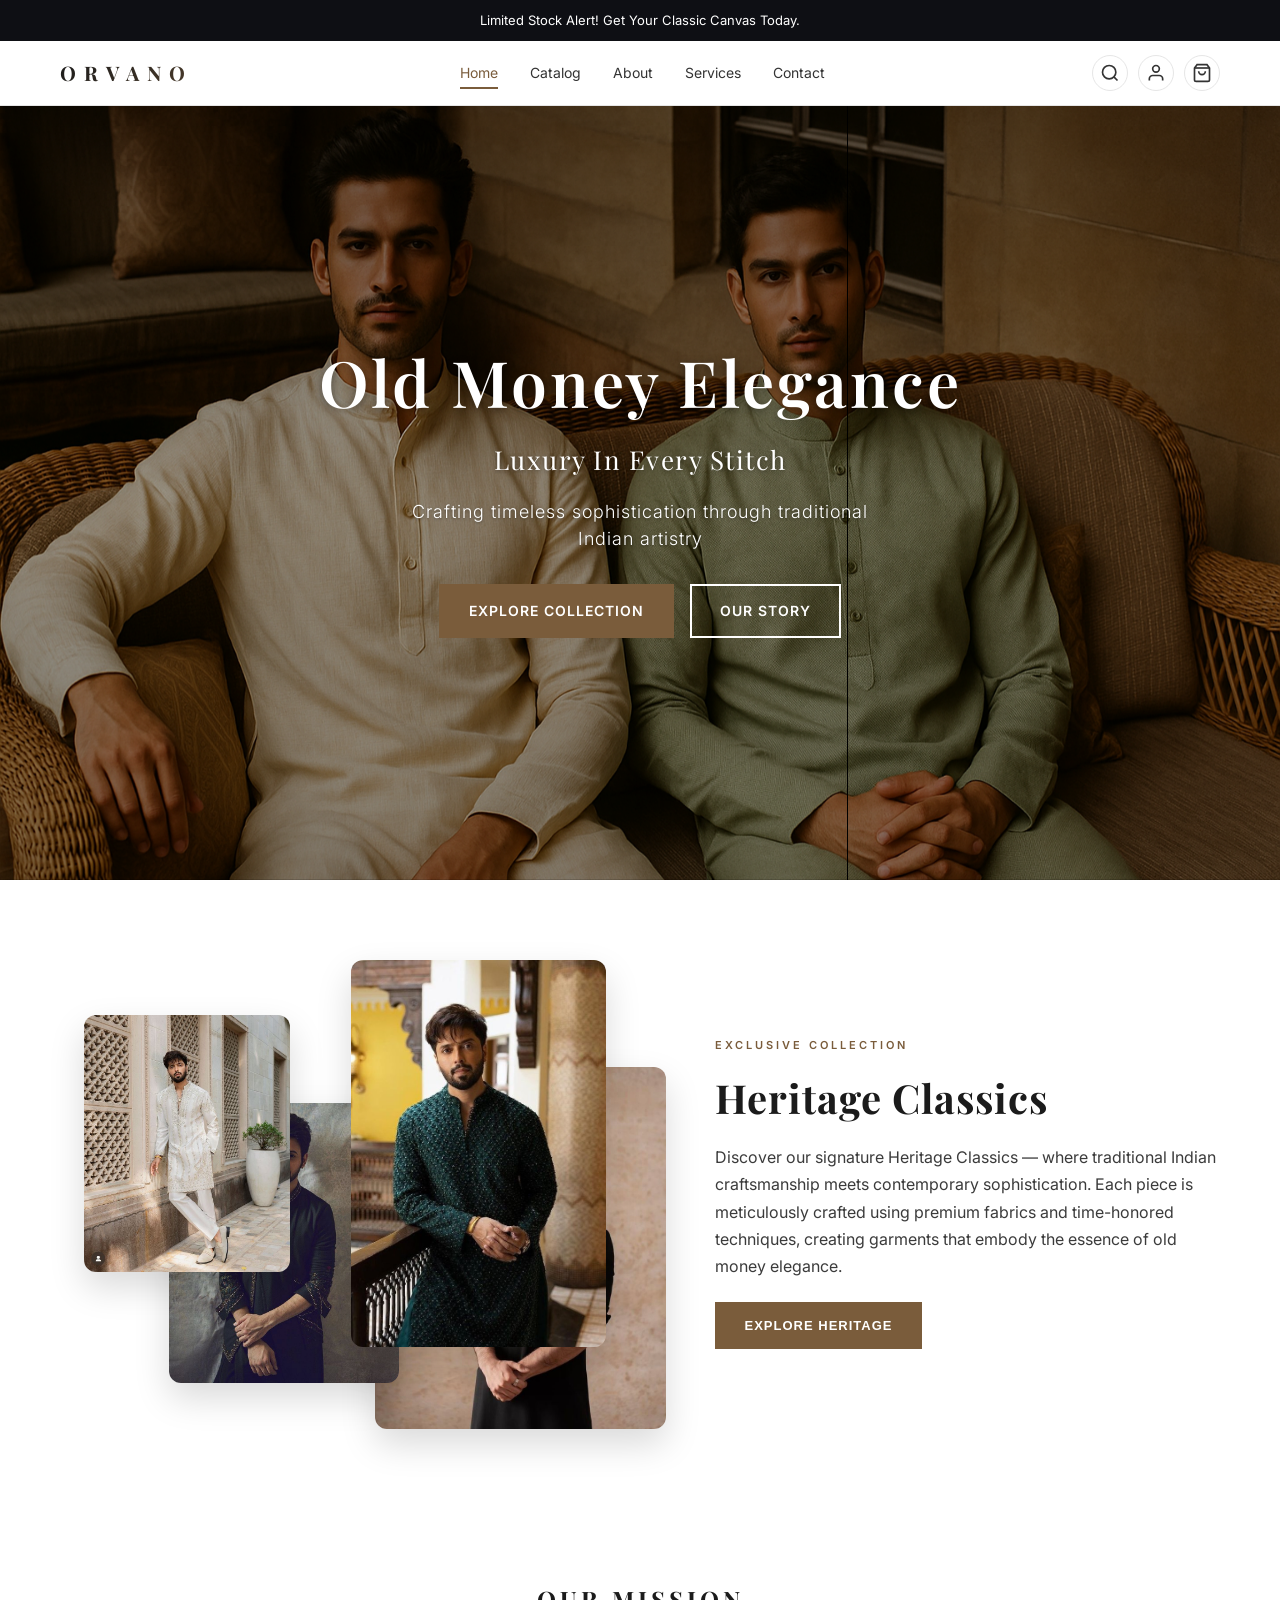
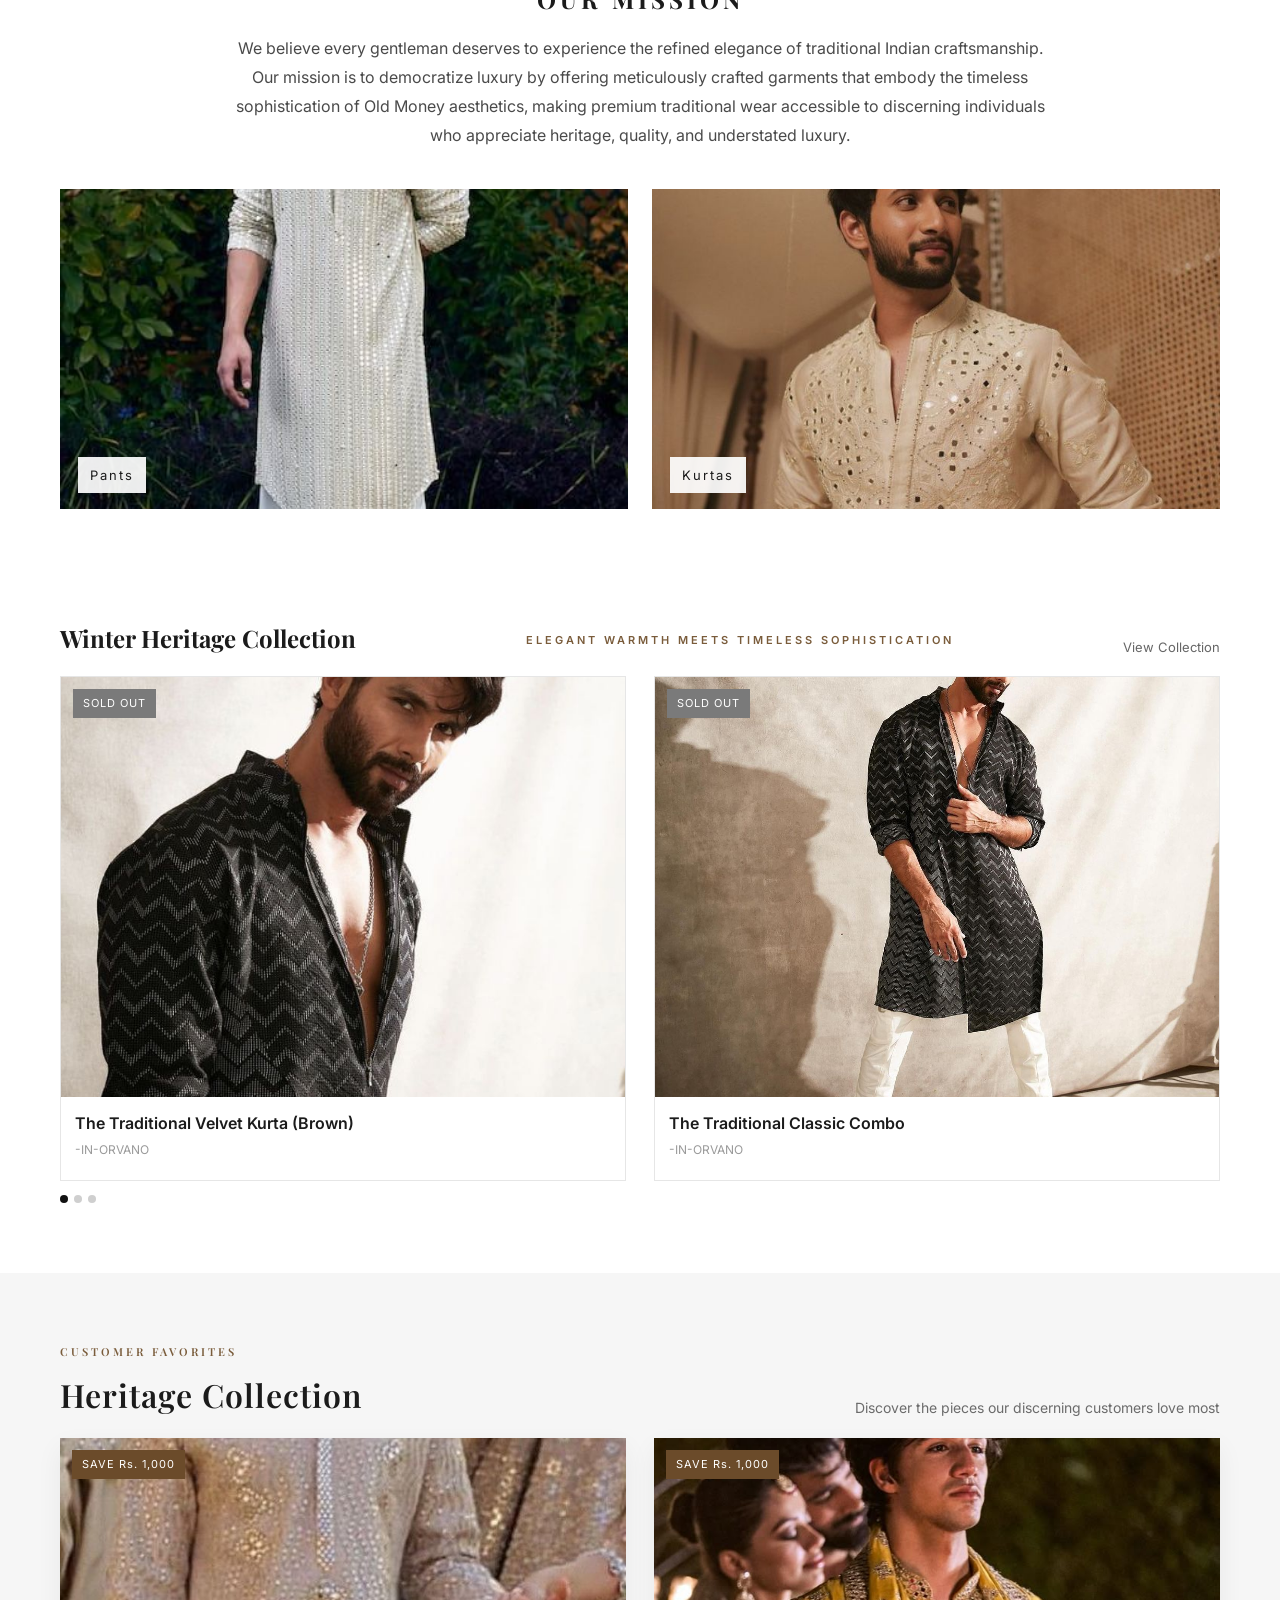
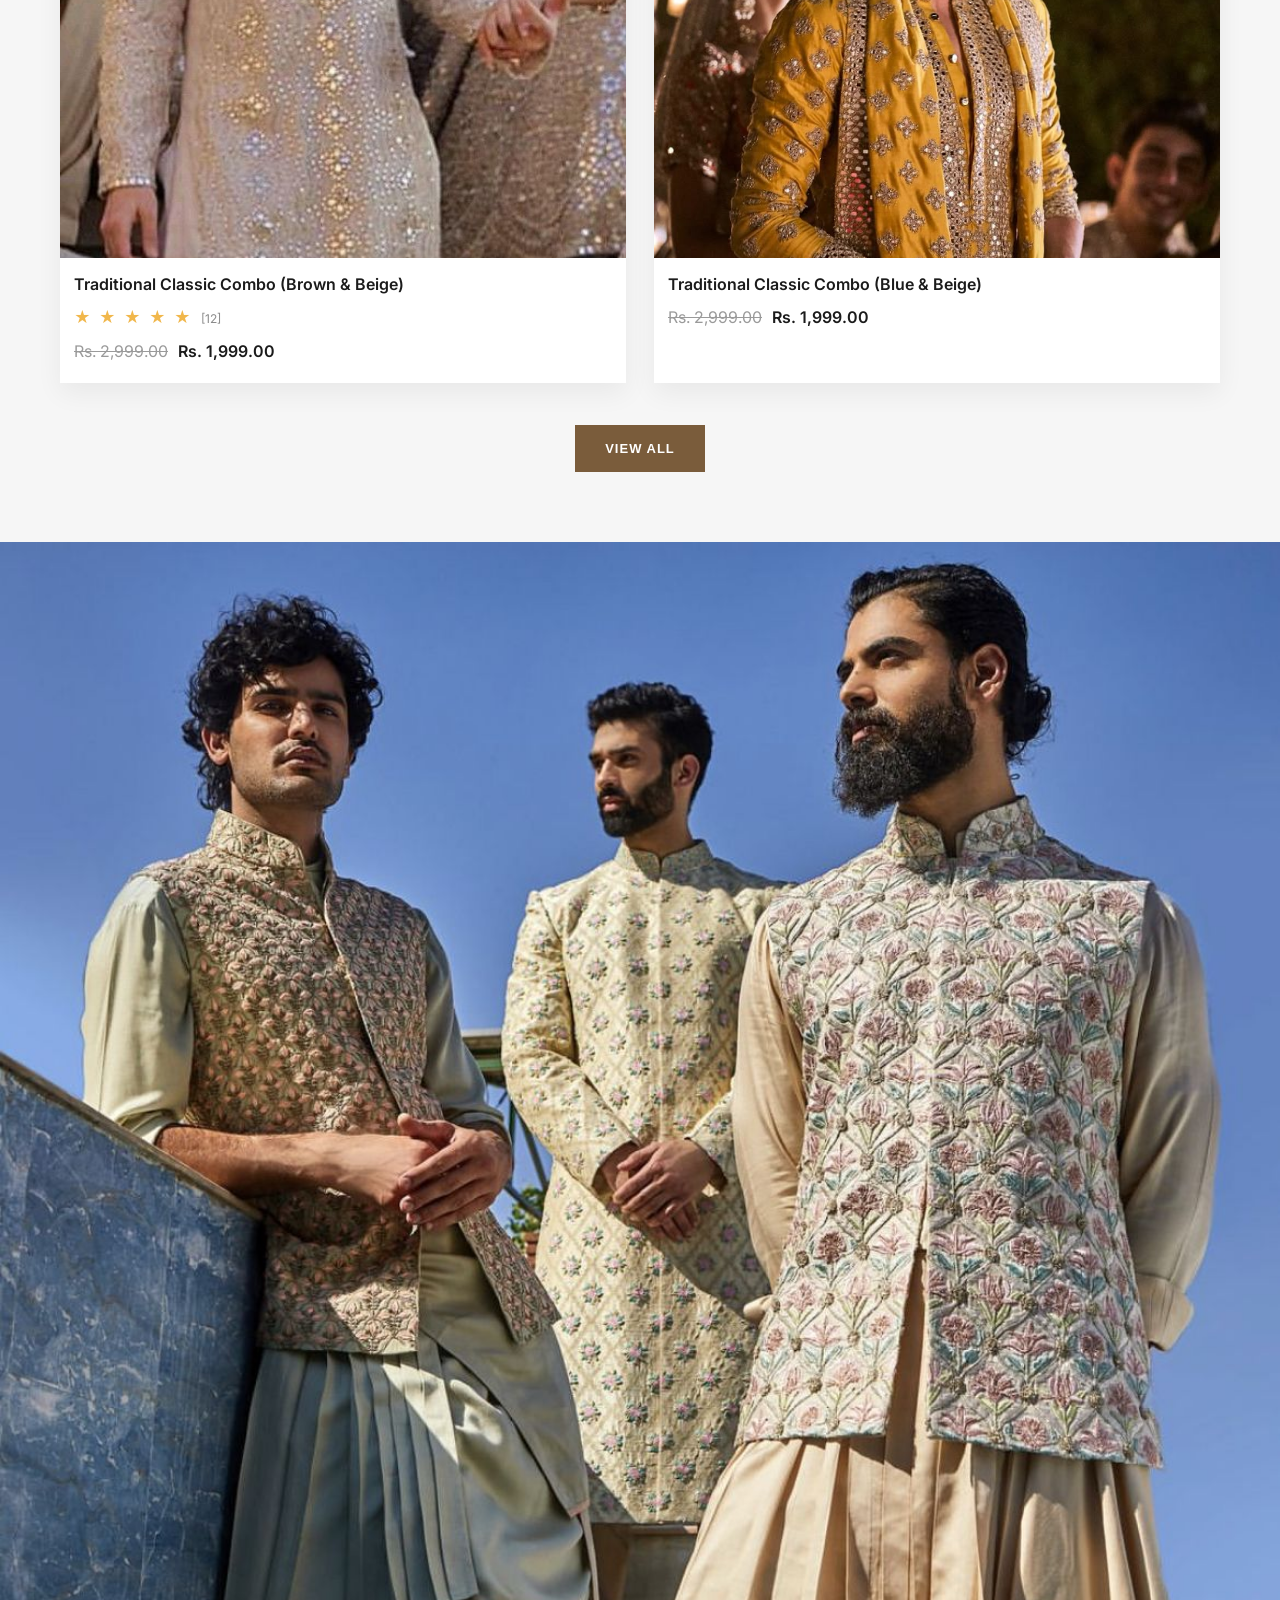
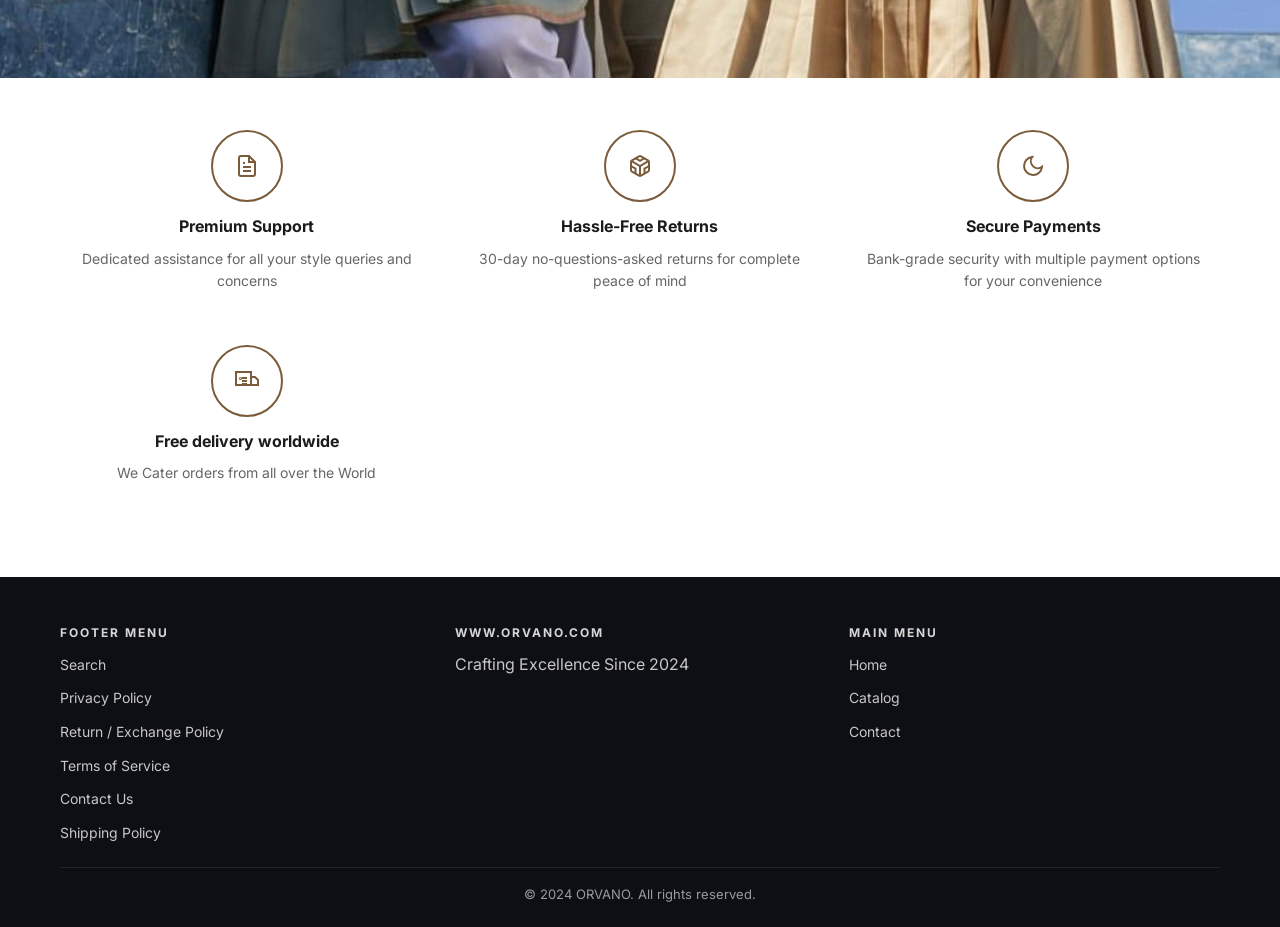
<file: index.html>
<!DOCTYPE html>
<html lang="en">
<head>
    <meta charset="UTF-8">
    <meta name="viewport" content="width=device-width, initial-scale=1.0">
    <title>ORVANO - Traditional Men's Wear Brand</title>
    <link rel="icon" type="image/x-icon" href="favicon.ico">
    <meta name="description" content="Discover ORVANO's collection of traditional men's wear - kurtas, classic outfits, and old-money style clothing. Luxury in every stitch.">
    <link rel="stylesheet" href="assets/css/style.css">
    <link rel="preconnect" href="https://fonts.googleapis.com">
    <link rel="preconnect" href="https://fonts.gstatic.com" crossorigin>
    <link href="https://fonts.googleapis.com/css2?family=Playfair+Display:wght@400;500;600;700&family=Inter:wght@300;400;500;600&display=swap" rel="stylesheet">
</head>
<body>
    <!-- Top Notification Bar -->
    <div class="notification-bar">
        <p>Limited Stock Alert! Get Your Classic Canvas Today.</p>
    </div>

    <!-- Header -->
    <header class="header">
        <nav class="nav">
            <div class="nav-container">
                <div class="logo">
                    <span class="logo-text">ORVANO</span>
                </div>
                <ul class="nav-menu">
                    <li><a href="index.html" class="nav-link" data-page="home">Home</a></li>
                    <li><a href="catalog.html" class="nav-link" data-page="catalog">Catalog</a></li>
                    <li><a href="about.html" class="nav-link" data-page="about">About</a></li>
                    <li><a href="services.html" class="nav-link" data-page="services">Services</a></li>
                    <li><a href="contact.html" class="nav-link" data-page="contact">Contact</a></li>
                </ul>
                <div class="nav-icons">
                    <button class="icon-btn search-btn" aria-label="Search">
                        <svg width="20" height="20" viewBox="0 0 24 24" fill="none" stroke="currentColor" stroke-width="2">
                            <circle cx="11" cy="11" r="8"></circle>
                            <path d="m21 21-4.35-4.35"></path>
                        </svg>
                    </button>
                    <button class="icon-btn user-btn" aria-label="User Account">
                        <svg width="20" height="20" viewBox="0 0 24 24" fill="none" stroke="currentColor" stroke-width="2">
                            <path d="M20 21v-2a4 4 0 0 0-4-4H8a4 4 0 0 0-4 4v2"></path>
                            <circle cx="12" cy="7" r="4"></circle>
                        </svg>
                    </button>
                    <button class="icon-btn cart-btn" aria-label="Shopping Cart">
                        <svg width="20" height="20" viewBox="0 0 24 24" fill="none" stroke="currentColor" stroke-width="2">
                            <path d="M6 2L3 6v14a2 2 0 0 0 2 2h14a2 2 0 0 0 2-2V6l-3-4z"></path>
                            <line x1="3" y1="6" x2="21" y2="6"></line>
                            <path d="M16 10a4 4 0 0 1-8 0"></path>
                        </svg>
                    </button>
                </div>
                <button class="mobile-menu-btn" aria-label="Toggle Menu">
                    <span></span>
                    <span></span>
                    <span></span>
                </button>
            </div>
        </nav>
    </header>

    <!-- Main Content -->
    <main>
        <!-- Hero Section -->
        <section class="hero">
            <div class="hero-image">
                <img src="assets/images/hero-bg.png" alt="Traditional men's wear elegance" class="hero-bg">
                <div class="hero-overlay"></div>
            </div>
            <div class="hero-content">
                <h1 class="hero-title">Old Money Elegance</h1>
                <p class="hero-subtitle">Luxury In Every Stitch</p>
                <p class="hero-tagline">Crafting timeless sophistication through traditional Indian artistry</p>
                <div class="hero-cta">
                    <a href="#featured-collection" class="hero-button primary">Explore Collection</a>
                    <a href="about.html" class="hero-button secondary">Our Story</a>
                </div>
            </div>
        </section>

        <!-- Featured Collection -->
        <section class="featured-collection" id="featured-collection">
            <div class="container">
                <div class="collection-grid">
                    <div class="collection-images">
                        <div class="image-collage">
                            <img src="assets/images/collection-1.jpg" alt="Traditional kurta collection" class="collage-img img-1">
                            <img src="assets/images/collection-2.jpg" alt="Classic outfit style" class="collage-img img-2">
                            <img src="assets/images/collection-3.jpg" alt="Elegant traditional wear" class="collage-img img-3">
                            <img src="assets/images/collection-4.jpg" alt="Premium men's clothing" class="collage-img img-4">
                        </div>
                    </div>
                    <div class="collection-content">
                        <span class="collection-badge">EXCLUSIVE COLLECTION</span>
                        <h2 class="collection-title">Heritage Classics</h2>
                        <p class="collection-description">Discover our signature Heritage Classics — where traditional Indian craftsmanship meets contemporary sophistication. Each piece is meticulously crafted using premium fabrics and time-honored techniques, creating garments that embody the essence of old money elegance.</p>
                        <button class="cta-button">Explore Heritage</button>
                    </div>
                </div>
            </div>
        </section>

        <!-- Mission Statement -->
        <section class="mission-section">
            <div class="container">
                <h2 class="mission-title">OUR MISSION</h2>
                <p class="mission-text">We believe every gentleman deserves to experience the refined elegance of traditional Indian craftsmanship. Our mission is to democratize luxury by offering meticulously crafted garments that embody the timeless sophistication of Old Money aesthetics, making premium traditional wear accessible to discerning individuals who appreciate heritage, quality, and understated luxury.</p>
                <div class="category-cards">
                    <div class="category-card">
                        <img src="assets/images/category-pants.jpg" alt="Traditional pants collection" class="category-img">
                        <span class="category-label">Pants</span>
                    </div>
                    <div class="category-card">
                        <img src="assets/images/category-kurtas.jpg" alt="Traditional kurta collection" class="category-img">
                        <span class="category-label">Kurtas</span>
                    </div>
                </div>
            </div>
        </section>

        <!-- Seasonal Highlight -->
        <section class="seasonal-section">
            <div class="container">
                <div class="section-header">
                    <h2 class="section-title">Winter Heritage Collection</h2>
                    <p class="section-subtitle">Elegant warmth meets timeless sophistication</p>
                    <a href="#" class="view-all-link">View Collection</a>
                </div>
                <div class="product-grid">
                    <div class="product-card">
                        <div class="product-image">
                            <img src="assets/images/product-1.jpg" alt="Traditional winter kurta" class="product-img">
                            <span class="product-badge sold-out">SOLD OUT</span>
                        </div>
                        <div class="product-info">
                            <h3 class="product-name">The Traditional Velvet Kurta (Brown)</h3>
                            <span class="collection-label">-IN-ORVANO</span>
                        </div>
                    </div>
                    <div class="product-card">
                        <div class="product-image">
                            <img src="assets/images/product-2.jpg" alt="Classic traditional outfit" class="product-img">
                            <span class="product-badge sold-out">SOLD OUT</span>
                        </div>
                        <div class="product-info">
                            <h3 class="product-name">The Traditional Classic Combo</h3>
                            <span class="collection-label">-IN-ORVANO</span>
                        </div>
                    </div>
                </div>
                <div class="carousel-indicators">
                    <span class="indicator active"></span>
                    <span class="indicator"></span>
                    <span class="indicator"></span>
                </div>
            </div>
        </section>

        <!-- Most Popular Outfits -->
        <section class="popular-section">
            <div class="container">
                <div class="section-header">
                    <h2 class="section-title">
                        <span class="section-subtitle">CUSTOMER FAVORITES</span>
                        <span class="section-main-title">Heritage Collection</span>
                    </h2>
                    <p class="section-description">Discover the pieces our discerning customers love most</p>
                </div>
                <div class="product-grid">
                    <div class="product-card featured">
                        <div class="product-image">
                            <img src="assets/images/popular-1.jpg" alt="Traditional brown and beige combo" class="product-img">
                            <span class="product-badge discount">SAVE Rs. 1,000</span>
                        </div>
                        <div class="product-info">
                            <h3 class="product-name">Traditional Classic Combo (Brown & Beige)</h3>
                            <div class="product-rating">
                                <div class="stars">
                                    <span class="star">★</span>
                                    <span class="star">★</span>
                                    <span class="star">★</span>
                                    <span class="star">★</span>
                                    <span class="star">★</span>
                                </div>
                                <span class="review-count">[12]</span>
                            </div>
                            <div class="product-pricing">
                                <span class="original-price">Rs. 2,999.00</span>
                                <span class="discounted-price">Rs. 1,999.00</span>
                            </div>
                        </div>
                    </div>
                    <div class="product-card featured">
                        <div class="product-image">
                            <img src="assets/images/popular-2.jpg" alt="Traditional blue and beige combo" class="product-img">
                            <span class="product-badge discount">SAVE Rs. 1,000</span>
                        </div>
                        <div class="product-info">
                            <h3 class="product-name">Traditional Classic Combo (Blue & Beige)</h3>
                            <div class="product-pricing">
                                <span class="original-price">Rs. 2,999.00</span>
                                <span class="discounted-price">Rs. 1,999.00</span>
                            </div>
                        </div>
                    </div>
                </div>
                <div class="section-cta">
                    <button class="cta-button">View all</button>
                </div>
            </div>
        </section>

        <!-- Lifestyle Banner -->
        <section class="lifestyle-banner">
            <img src="assets/images/lifestyle-banner.jpg" alt="Traditional lifestyle elegance" class="lifestyle-img">
        </section>

        <!-- Services Strip -->
        <section class="services-strip">
            <div class="container">
                <div class="services-grid">
                    <div class="service-item">
                        <div class="service-icon">
                            <svg width="24" height="24" viewBox="0 0 24 24" fill="none" stroke="currentColor" stroke-width="2">
                                <path d="M14 2H6a2 2 0 0 0-2 2v16a2 2 0 0 0 2 2h12a2 2 0 0 0 2-2V8z"></path>
                                <polyline points="14,2 14,8 20,8"></polyline>
                                <line x1="16" y1="13" x2="8" y2="13"></line>
                                <line x1="16" y1="17" x2="8" y2="17"></line>
                                <polyline points="10,9 9,9 8,9"></polyline>
                            </svg>
                        </div>
                        <h3 class="service-title">Premium Support</h3>
                        <p class="service-description">Dedicated assistance for all your style queries and concerns</p>
                    </div>
                    <div class="service-item">
                        <div class="service-icon">
                            <svg width="24" height="24" viewBox="0 0 24 24" fill="none" stroke="currentColor" stroke-width="2">
                                <path d="M21 16V8a2 2 0 0 0-1-1.73l-7-4a2 2 0 0 0-2 0l-7 4A2 2 0 0 0 3 8v8a2 2 0 0 0 1 1.73l7 4a2 2 0 0 0 2 0l7-4A2 2 0 0 0 21 16z"></path>
                                <polyline points="7.5,4.21 12,6.81 16.5,4.21"></polyline>
                                <polyline points="7.5,19.79 7.5,14.6 3,12"></polyline>
                                <polyline points="21,12 16.5,14.6 16.5,19.79"></polyline>
                                <polyline points="3.27,6.96 12,12.01 20.73,6.96"></polyline>
                                <line x1="12" y1="22.08" x2="12" y2="12"></line>
                            </svg>
                        </div>
                        <h3 class="service-title">Hassle-Free Returns</h3>
                        <p class="service-description">30-day no-questions-asked returns for complete peace of mind</p>
                    </div>
                    <div class="service-item">
                        <div class="service-icon">
                            <svg width="24" height="24" viewBox="0 0 24 24" fill="none" stroke="currentColor" stroke-width="2">
                                <path d="M21 12.79A9 9 0 1 1 11.21 3 7 7 0 0 0 21 12.79z"></path>
                            </svg>
                        </div>
                        <h3 class="service-title">Secure Payments</h3>
                        <p class="service-description">Bank-grade security with multiple payment options for your convenience</p>
                    </div>
                    <div class="service-item">
                        <div class="service-icon">
                            <svg width="24" height="24" viewBox="0 0 24 24" fill="none" stroke="currentColor" stroke-width="2">
                                <rect x="1" y="3" width="15" height="13"></rect>
                                <polygon points="16,8 20,8 23,11 23,16 16,16 16,8"></polygon>
                                <circle cx="5.5" cy="9.5" r=".5"></circle>
                                <polyline points="7,9 12,9"></polyline>
                                <polyline points="7,12 12,12"></polyline>
                                <polyline points="7,15 12,15"></polyline>
                            </svg>
                        </div>
                        <h3 class="service-title">Free delivery worldwide</h3>
                        <p class="service-description">We Cater orders from all over the World</p>
                    </div>
                </div>
            </div>
        </section>
    </main>

    <!-- Footer -->
    <footer class="footer">
        <div class="container">
            <div class="footer-content">
                <div class="footer-section">
                    <h3 class="footer-title">FOOTER MENU</h3>
                    <ul class="footer-links">
                        <li><a href="#" class="footer-link">Search</a></li>
                        <li><a href="#" class="footer-link">Privacy Policy</a></li>
                        <li><a href="#" class="footer-link">Return / Exchange Policy</a></li>
                        <li><a href="#" class="footer-link">Terms of Service</a></li>
                        <li><a href="#" class="footer-link">Contact Us</a></li>
                        <li><a href="#" class="footer-link">Shipping Policy</a></li>
                    </ul>
                </div>
                <div class="footer-section">
                    <h3 class="footer-title">WWW.ORVANO.COM</h3>
                    <p class="footer-text">Crafting Excellence Since 2024</p>
                </div>
                <div class="footer-section">
                    <h3 class="footer-title">MAIN MENU</h3>
                    <ul class="footer-links">
                        <li><a href="index.html" class="footer-link">Home</a></li>
                        <li><a href="catalog.html" class="footer-link">Catalog</a></li>
                        <li><a href="contact.html" class="footer-link">Contact</a></li>
                    </ul>
                </div>
            </div>
            <div class="footer-bottom">
                <p>&copy; 2024 ORVANO. All rights reserved.</p>
            </div>
        </div>
    </footer>

    <!-- Search Modal -->
    <div class="search-modal" id="searchModal">
        <div class="search-modal-content">
            <button class="close-btn" id="closeSearch">&times;</button>
            <div class="search-container">
                <input type="text" placeholder="Search for products..." class="search-input">
                <button class="search-submit">Search</button>
            </div>
        </div>
    </div>

    <script src="assets/js/navbar.js"></script>
    <script src="assets/js/main.js"></script>
</body>
</html>
</file>
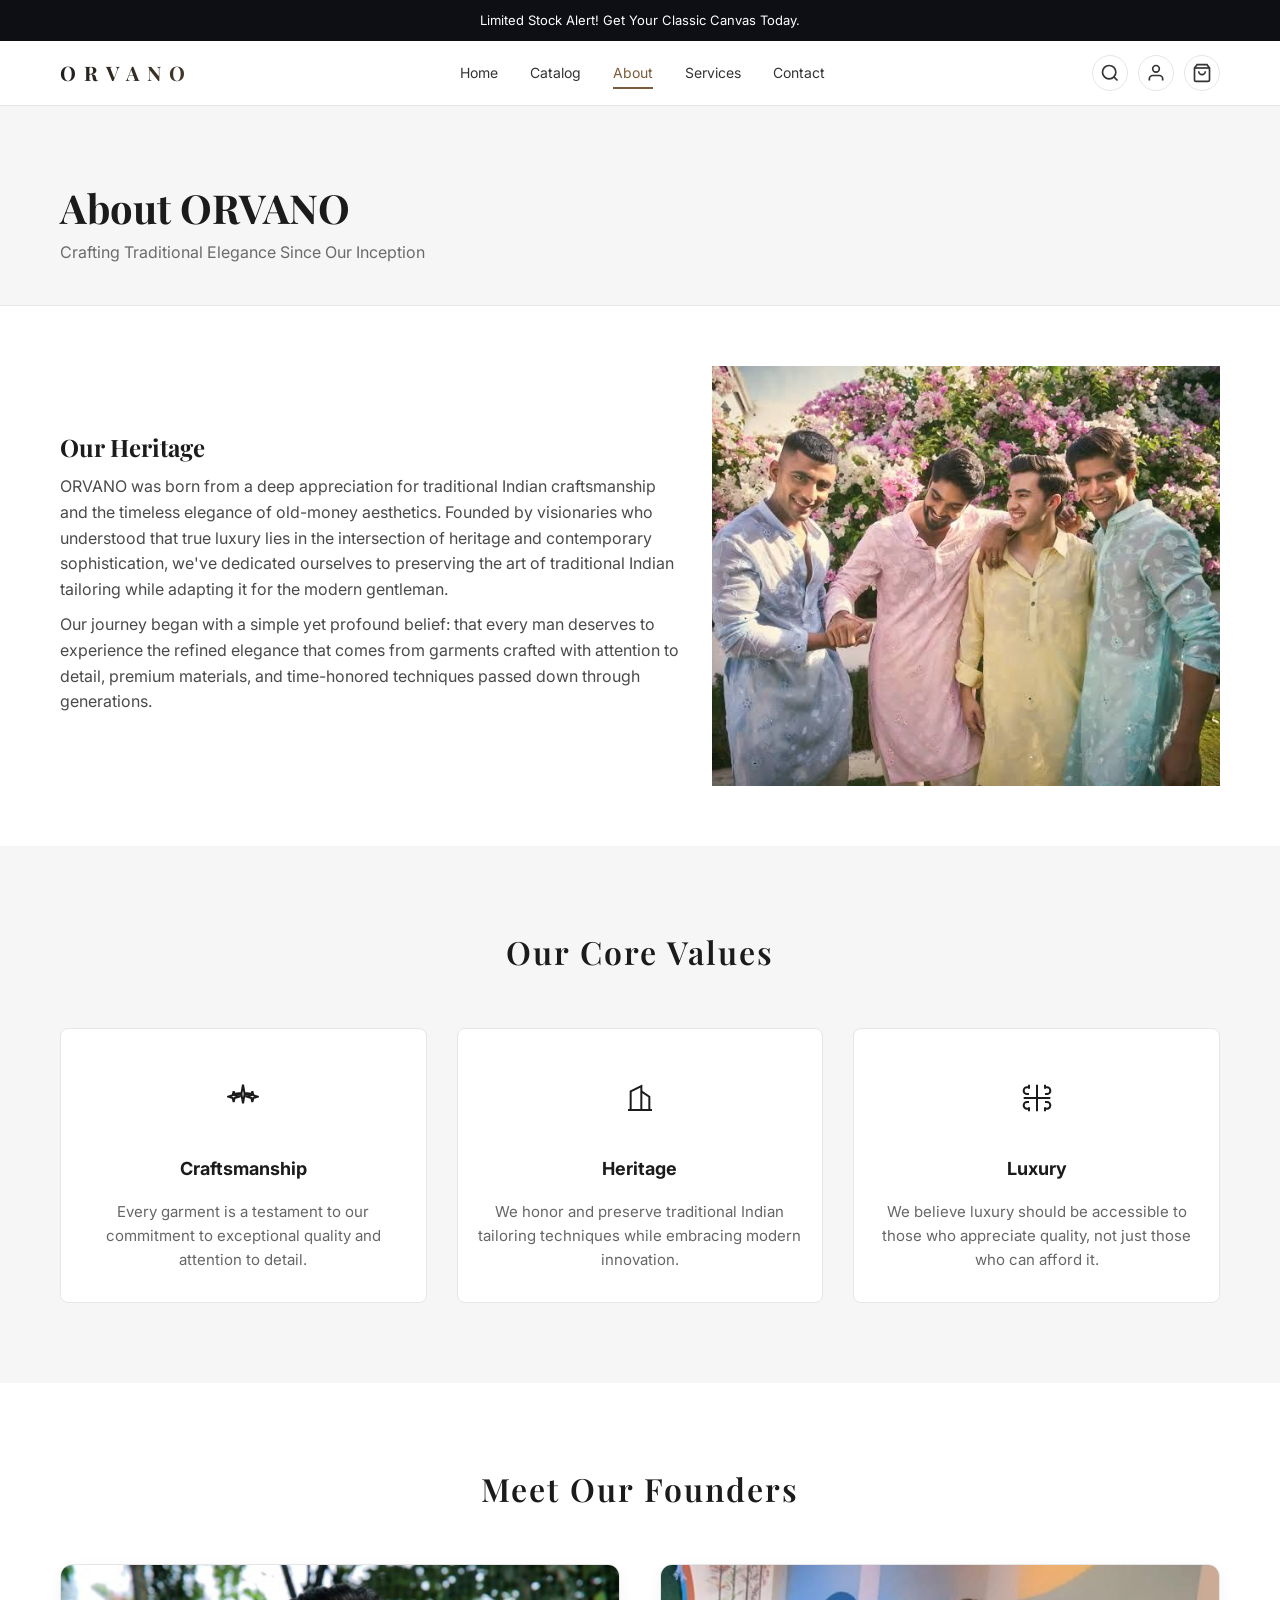
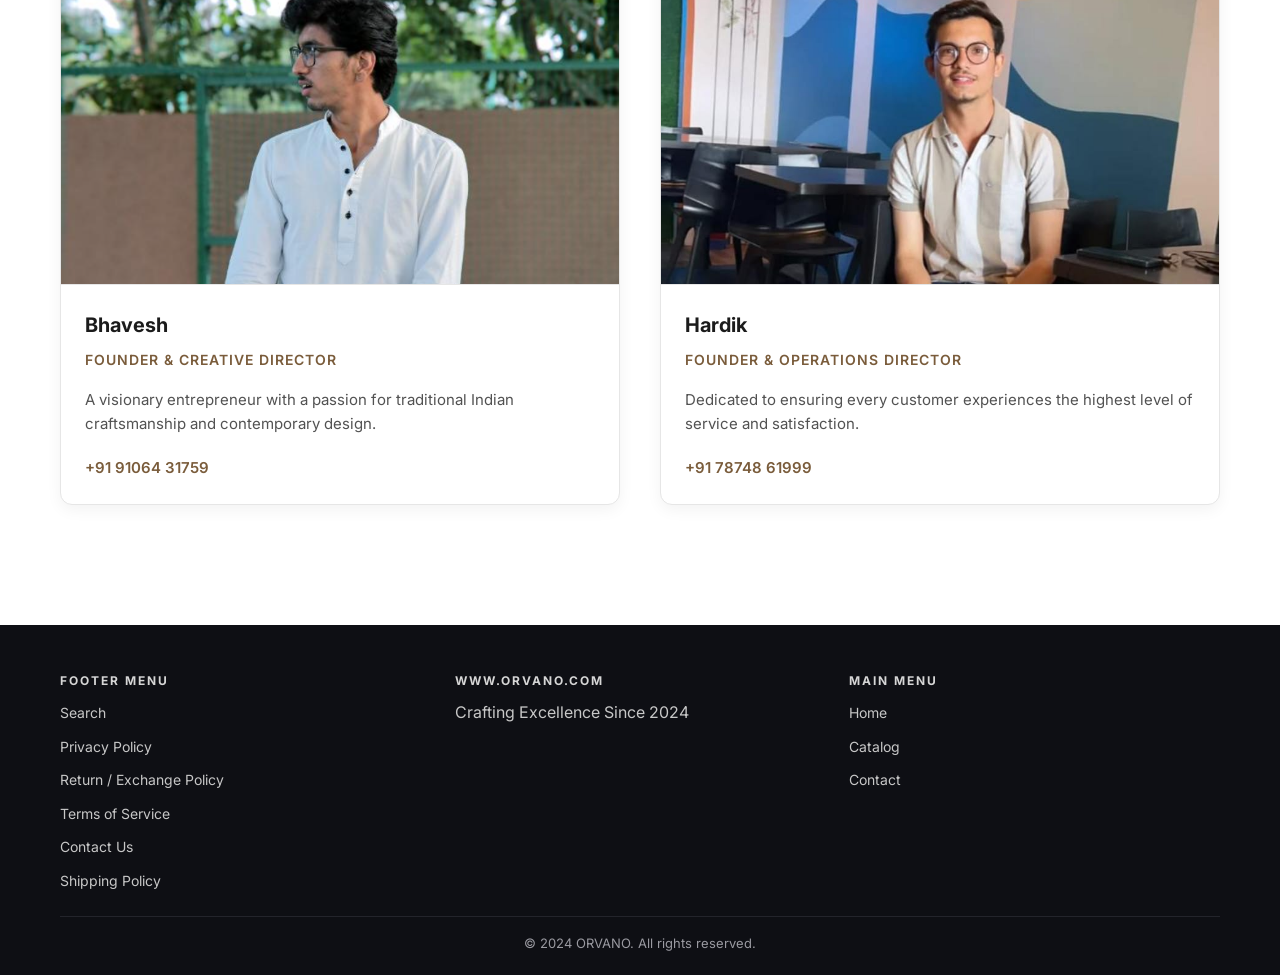
<file: about.html>
<!DOCTYPE html>
<html lang="en">
<head>
    <meta charset="UTF-8">
    <meta name="viewport" content="width=device-width, initial-scale=1.0">
    <title>About Us - ORVANO</title>
    <link rel="icon" type="image/x-icon" href="favicon.ico">
    <meta name="description" content="Learn about ORVANO's mission to provide traditional men's wear with old-money elegance and luxury craftsmanship.">
    <link rel="stylesheet" href="assets/css/style.css">
    <link rel="preconnect" href="https://fonts.googleapis.com">
    <link rel="preconnect" href="https://fonts.gstatic.com" crossorigin>
    <link href="https://fonts.googleapis.com/css2?family=Playfair+Display:wght@400;500;600;700&family=Inter:wght@300;400;500;600&display=swap" rel="stylesheet">
</head>
<body>
    <!-- Top Notification Bar -->
    <div class="notification-bar">
        <p>Limited Stock Alert! Get Your Classic Canvas Today.</p>
    </div>

    <!-- Header -->
    <header class="header">
        <nav class="nav">
            <div class="nav-container">
                <div class="logo">
                    <span class="logo-text">ORVANO</span>
                </div>
                <ul class="nav-menu">
                    <li><a href="index.html" class="nav-link" data-page="home">Home</a></li>
                    <li><a href="catalog.html" class="nav-link" data-page="catalog">Catalog</a></li>
                    <li><a href="about.html" class="nav-link" data-page="about">About</a></li>
                    <li><a href="services.html" class="nav-link" data-page="services">Services</a></li>
                    <li><a href="contact.html" class="nav-link" data-page="contact">Contact</a></li>
                </ul>
                <div class="nav-icons">
                    <button class="icon-btn search-btn" aria-label="Search">
                        <svg width="20" height="20" viewBox="0 0 24 24" fill="none" stroke="currentColor" stroke-width="2">
                            <circle cx="11" cy="11" r="8"></circle>
                            <path d="m21 21-4.35-4.35"></path>
                        </svg>
                    </button>
                    <button class="icon-btn user-btn" aria-label="User Account">
                        <svg width="20" height="20" viewBox="0 0 24 24" fill="none" stroke="currentColor" stroke-width="2">
                            <path d="M20 21v-2a4 4 0 0 0-4-4H8a4 4 0 0 0-4 4v2"></path>
                            <circle cx="12" cy="7" r="4"></circle>
                        </svg>
                    </button>
                    <button class="icon-btn cart-btn" aria-label="Shopping Cart">
                        <svg width="20" height="20" viewBox="0 0 24 24" fill="none" stroke="currentColor" stroke-width="2">
                            <path d="M6 2L3 6v14a2 2 0 0 0 2 2h14a2 2 0 0 0 2-2V6l-3-4z"></path>
                            <line x1="3" y1="6" x2="21" y2="6"></line>
                            <path d="M16 10a4 4 0 0 1-8 0"></path>
                        </svg>
                    </button>
                </div>
                <button class="mobile-menu-btn" aria-label="Toggle Menu">
                    <span></span>
                    <span></span>
                    <span></span>
                </button>
            </div>
        </nav>
    </header>

    <!-- Main Content -->
    <main>
        <!-- Page Header -->
        <section class="page-header">
            <div class="container">
                <h1 class="page-title">About ORVANO</h1>
                <p class="page-subtitle">Crafting Traditional Elegance Since Our Inception</p>
            </div>
        </section>

        <!-- Story Section -->
        <section class="story-section">
            <div class="container">
                <div class="story-grid">
                    <div class="story-content">
                        <h2 class="story-title">Our Heritage</h2>
                        <p class="story-text">ORVANO was born from a deep appreciation for traditional Indian craftsmanship and the timeless elegance of old-money aesthetics. Founded by visionaries who understood that true luxury lies in the intersection of heritage and contemporary sophistication, we've dedicated ourselves to preserving the art of traditional Indian tailoring while adapting it for the modern gentleman.</p>
                        <p class="story-text">Our journey began with a simple yet profound belief: that every man deserves to experience the refined elegance that comes from garments crafted with attention to detail, premium materials, and time-honored techniques passed down through generations.</p>
                    </div>
                    <div class="story-image">
                        <img src="assets/images/about-story.jpg" alt="ORVANO craftsmanship story" class="story-img">
                    </div>
                </div>
            </div>
        </section>

        <!-- Values Section -->
        <section class="values-section">
            <div class="container">
                <h2 class="section-title">Our Core Values</h2>
                <div class="values-grid">
                    <div class="value-item">
                        <div class="value-icon">
                            <svg width="32" height="32" viewBox="0 0 24 24" fill="none" stroke="currentColor" stroke-width="1.5">
                                <path d="M12 2L13.09 8.26L20 9L13.09 9.74L12 16L10.91 9.74L4 9L10.91 8.26L12 2Z"/>
                                <path d="M19 15L19.74 12.09L23 11L19.74 9.91L19 7L18.26 9.91L15 11L18.26 12.09L19 15Z"/>
                                <path d="M5 15L5.74 12.09L9 11L5.74 9.91L5 7L4.26 9.91L1 11L4.26 12.09L5 15Z"/>
                            </svg>
                        </div>
                        <h3 class="value-title">Craftsmanship</h3>
                        <p class="value-description">Every garment is a testament to our commitment to exceptional quality and attention to detail.</p>
                    </div>
                    <div class="value-item">
                        <div class="value-icon">
                            <svg width="32" height="32" viewBox="0 0 24 24" fill="none" stroke="currentColor" stroke-width="1.5">
                                <path d="M3 21h18"/>
                                <path d="M5 21V7l8-4v18"/>
                                <path d="M19 21V11l-6-4"/>
                                <path d="M9 9h.01"/>
                                <path d="M9 12h.01"/>
                                <path d="M9 15h.01"/>
                                <path d="M9 18h.01"/>
                            </svg>
                        </div>
                        <h3 class="value-title">Heritage</h3>
                        <p class="value-description">We honor and preserve traditional Indian tailoring techniques while embracing modern innovation.</p>
                    </div>
                    <div class="value-item">
                        <div class="value-icon">
                            <svg width="32" height="32" viewBox="0 0 24 24" fill="none" stroke="currentColor" stroke-width="1.5">
                                <path d="M6 9H4.5a2.5 2.5 0 0 1 0-5H6"/>
                                <path d="M6 2v3"/>
                                <path d="M6 15H4.5a2.5 2.5 0 0 0 0 5H6"/>
                                <path d="M6 22v-3"/>
                <path d="M18 9h1.5a2.5 2.5 0 0 0 0-5H18"/>
                <path d="M18 2v3"/>
                <path d="M18 15h1.5a2.5 2.5 0 0 1 0 5H18"/>
                <path d="M18 22v-3"/>
                <path d="M12 2v20"/>
                <path d="M2 12h20"/>
                            </svg>
                        </div>
                        <h3 class="value-title">Luxury</h3>
                        <p class="value-description">We believe luxury should be accessible to those who appreciate quality, not just those who can afford it.</p>
                    </div>
                </div>
            </div>
        </section>

        <!-- Team Section -->
        <section class="team-section">
            <div class="container">
                <h2 class="section-title">Meet Our Founders</h2>
                <div class="team-grid">
                    <div class="member-card">
                        <div class="member-image">
                            <img src="assets/images/bhavesh.png" alt="Bhavesh - ORVANO Founder" class="member-img">
                        </div>
                        <div class="member-info">
                            <h3 class="member-name">Bhavesh</h3>
                            <p class="member-role">Founder & Creative Director</p>
                            <p class="member-description">A visionary entrepreneur with a passion for traditional Indian craftsmanship and contemporary design.</p>
                            <a href="tel:+919106431759" class="member-contact">+91 91064 31759</a>
                        </div>
                    </div>
                    <div class="member-card">
                        <div class="member-image">
                            <img src="assets/images/hardik.jpeg" alt="Hardik - ORVANO Founder" class="member-img">
                        </div>
                        <div class="member-info">
                            <h3 class="member-name">Hardik</h3>
                            <p class="member-role">Founder & Operations Director</p>
                            <p class="member-description">Dedicated to ensuring every customer experiences the highest level of service and satisfaction.</p>
                            <a href="tel:+917874861999" class="member-contact">+91 78748 61999</a>
                        </div>
                    </div>
                </div>
            </div>
        </section>
    </main>

    <!-- Footer -->
    <footer class="footer">
        <div class="container">
            <div class="footer-content">
                <div class="footer-section">
                    <h3 class="footer-title">FOOTER MENU</h3>
                    <ul class="footer-links">
                        <li><a href="#" class="footer-link">Search</a></li>
                        <li><a href="#" class="footer-link">Privacy Policy</a></li>
                        <li><a href="#" class="footer-link">Return / Exchange Policy</a></li>
                        <li><a href="#" class="footer-link">Terms of Service</a></li>
                        <li><a href="#" class="footer-link">Contact Us</a></li>
                        <li><a href="#" class="footer-link">Shipping Policy</a></li>
                    </ul>
                </div>
                <div class="footer-section">
                    <h3 class="footer-title">WWW.ORVANO.COM</h3>
                    <p class="footer-text">Crafting Excellence Since 2024</p>
                </div>
                <div class="footer-section">
                    <h3 class="footer-title">MAIN MENU</h3>
                    <ul class="footer-links">
                        <li><a href="index.html" class="footer-link">Home</a></li>
                        <li><a href="catalog.html" class="footer-link">Catalog</a></li>
                        <li><a href="contact.html" class="footer-link">Contact</a></li>
                    </ul>
                </div>
            </div>
            <div class="footer-bottom">
                <p>&copy; 2024 ORVANO. All rights reserved.</p>
            </div>
        </div>
    </footer>

    <script src="assets/js/navbar.js"></script>
    <script src="assets/js/main.js"></script>
</body>
</html>
</file>
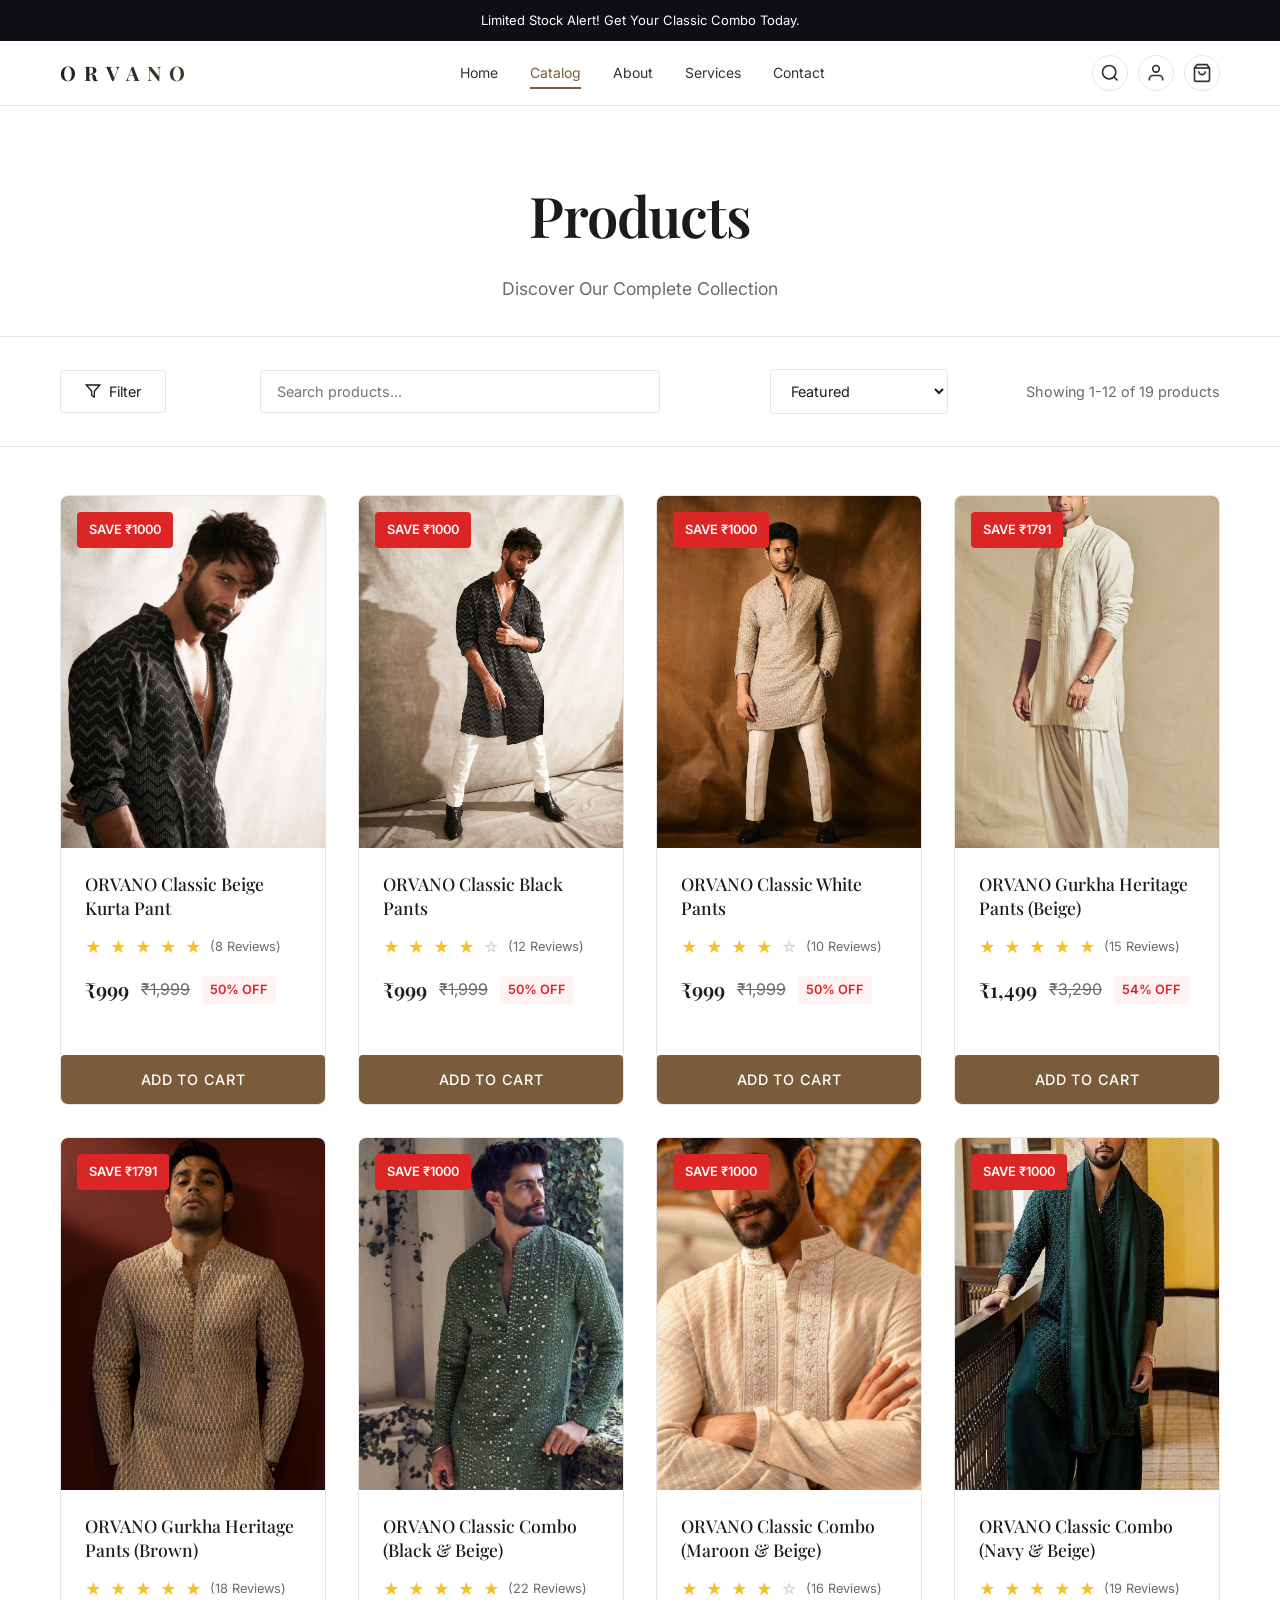
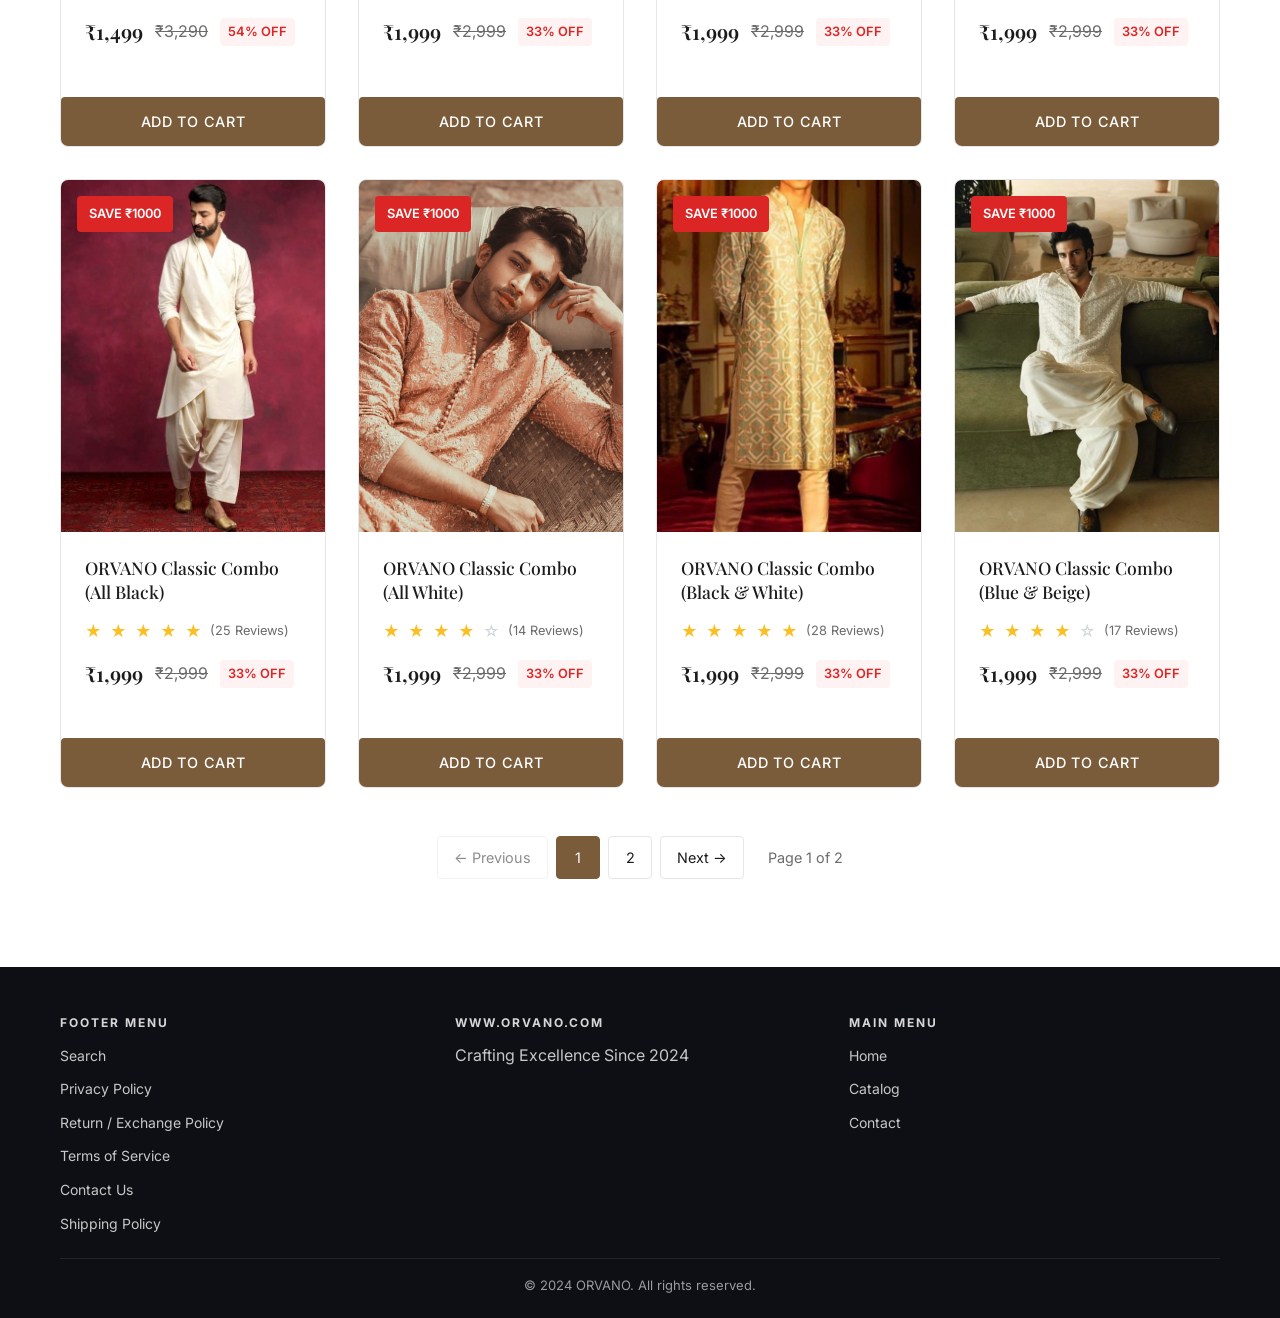
<file: catalog.html>
<!DOCTYPE html>
<html lang="en">
<head>
    <meta charset="UTF-8">
    <meta name="viewport" content="width=device-width, initial-scale=1.0">
    <title>Products - ORVANO</title>
    <link rel="icon" type="image/x-icon" href="favicon.ico">
    <meta name="description" content="Browse ORVANO's complete collection of traditional men's wear - kurtas, classic outfits, and heritage clothing.">
    <link rel="stylesheet" href="assets/css/style.css">
    <link rel="stylesheet" href="assets/css/catalog.css">
    <link rel="preconnect" href="https://fonts.googleapis.com">
    <link rel="preconnect" href="https://fonts.gstatic.com" crossorigin>
    <link href="https://fonts.googleapis.com/css2?family=Playfair+Display:wght@400;500;600;700&family=Inter:wght@300;400;500;600&display=swap" rel="stylesheet">
</head>
<body>
    <!-- Top Notification Bar -->
    <div class="notification-bar">
        <p>Limited Stock Alert! Get Your Classic Combo Today.</p>
    </div>

    <!-- Header -->
    <header class="header">
        <nav class="nav">
            <div class="nav-container">
                <div class="logo">
                    <span class="logo-text">ORVANO</span>
                </div>
                <ul class="nav-menu">
                    <li><a href="index.html" class="nav-link" data-page="home">Home</a></li>
                    <li><a href="catalog.html" class="nav-link active" data-page="catalog">Catalog</a></li>
                    <li><a href="about.html" class="nav-link" data-page="about">About</a></li>
                    <li><a href="services.html" class="nav-link" data-page="services">Services</a></li>
                    <li><a href="contact.html" class="nav-link" data-page="contact">Contact</a></li>
                </ul>
                <div class="nav-icons">
                    <button class="icon-btn search-btn" aria-label="Search">
                        <svg width="20" height="20" viewBox="0 0 24 24" fill="none" stroke="currentColor" stroke-width="2">
                            <circle cx="11" cy="11" r="8"></circle>
                            <path d="m21 21-4.35-4.35"></path>
                        </svg>
                    </button>
                    <button class="icon-btn user-btn" aria-label="User Account">
                        <svg width="20" height="20" viewBox="0 0 24 24" fill="none" stroke="currentColor" stroke-width="2">
                            <path d="M20 21v-2a4 4 0 0 0-4-4H8a4 4 0 0 0-4 4v2"></path>
                            <circle cx="12" cy="7" r="4"></circle>
                        </svg>
                    </button>
                    <button class="icon-btn cart-btn" aria-label="Shopping Cart">
                        <svg width="20" height="20" viewBox="0 0 24 24" fill="none" stroke="currentColor" stroke-width="2">
                            <path d="M6 2L3 6v14a2 2 0 0 0 2 2h14a2 2 0 0 0 2-2V6l-3-4z"></path>
                            <line x1="3" y1="6" x2="21" y2="6"></line>
                            <path d="M16 10a4 4 0 0 1-8 0"></path>
                        </svg>
                    </button>
                </div>
                <button class="mobile-menu-btn" aria-label="Toggle Menu">
                    <span></span>
                    <span></span>
                    <span></span>
                </button>
            </div>
        </nav>
    </header>

    <!-- Main Content -->
    <main>
        <!-- Page Header -->
        <section class="page-header">
            <div class="container">
                <h1 class="page-title">Products</h1>
                <p class="page-subtitle">Discover Our Complete Collection</p>
            </div>
        </section>

        <!-- Catalog Controls -->
        <section class="catalog-controls">
            <div class="container">
                <div class="controls-container">
                    <div class="filter-section">
                        <button class="filter-btn" id="filterBtn">
                            <svg width="16" height="16" viewBox="0 0 24 24" fill="none" stroke="currentColor" stroke-width="2">
                                <polygon points="22,3 2,3 10,12.46 10,19 14,21 14,12.46 22,3"/>
                            </svg>
                            Filter
                        </button>
                    </div>
                    
                    <div class="search-section">
                        <input type="text" class="search-input" placeholder="Search products..." aria-label="Search products">
                    </div>
                    
                    <div class="sort-section">
                        <select class="sort-select" id="sortSelect" aria-label="Sort products">
                            <option value="featured">Featured</option>
                            <option value="price-low">Price: Low to High</option>
                            <option value="price-high">Price: High to Low</option>
                            <option value="rating">Highest Rated</option>
                            <option value="newest">Newest First</option>
                        </select>
                    </div>
                    
                    <div class="filter-summary">
                        <span>Loading products...</span>
                    </div>
                </div>
            </div>
        </section>

        <!-- Catalog Content -->
        <section class="catalog-content">
            <div class="container">
                <div class="products-grid" id="productsGrid">
                    <!-- Products will be dynamically loaded here -->
                </div>
                
                <!-- Pagination -->
                <div class="pagination" id="pagination">
                    <!-- Pagination will be dynamically generated here -->
                </div>
            </div>
        </section>
    </main>

    <!-- Filter Sidebar -->
    <div class="filter-sidebar" id="filterSidebar">
        <div class="filter-sidebar-header">
            <h2 class="filter-sidebar-title">Filters</h2>
            <button class="close-filter-btn" id="closeFilterBtn">&times;</button>
        </div>
        
        <div class="filter-group">
            <h3 class="filter-group-title">Categories</h3>
            <div class="category-filters">
                <div class="category-filter-item">
                    <input type="radio" id="all-categories" name="category" value="all" class="category-filter" checked>
                    <label for="all-categories">All Categories</label>
                </div>
                <div class="category-filter-item">
                    <input type="radio" id="kurtas" name="category" value="kurtas" class="category-filter">
                    <label for="kurtas">Traditional Kurtas</label>
                </div>
                <div class="category-filter-item">
                    <input type="radio" id="pants" name="category" value="pants" class="category-filter">
                    <label for="pants">Traditional Pants</label>
                </div>
                <div class="category-filter-item">
                    <input type="radio" id="combos" name="category" value="combos" class="category-filter">
                    <label for="combos">Complete Combos</label>
                </div>
                <div class="category-filter-item">
                    <input type="radio" id="shirts" name="category" value="shirts" class="category-filter">
                    <label for="shirts">Cuban Collar Shirts</label>
                </div>
            </div>
        </div>
        
        <div class="filter-group">
            <h3 class="filter-group-title">Price Range</h3>
            <div class="price-filters">
                <div class="price-filter-item">
                    <input type="radio" id="all-prices" name="price" value="all" checked>
                    <label for="all-prices">All Prices</label>
                </div>
                <div class="price-filter-item">
                    <input type="radio" id="under-1000" name="price" value="under-1000">
                    <label for="under-1000">Under ₹1,000</label>
                </div>
                <div class="price-filter-item">
                    <input type="radio" id="1000-2000" name="price" value="1000-2000">
                    <label for="1000-2000">₹1,000 - ₹2,000</label>
                </div>
                <div class="price-filter-item">
                    <input type="radio" id="over-2000" name="price" value="over-2000">
                    <label for="over-2000">Over ₹2,000</label>
                </div>
            </div>
        </div>
        
        <div class="filter-group">
            <h3 class="filter-group-title">Availability</h3>
            <div class="availability-filters">
                <div class="availability-filter-item">
                    <input type="checkbox" id="in-stock" name="availability" value="in-stock" checked>
                    <label for="in-stock">In Stock</label>
                </div>
                <div class="availability-filter-item">
                    <input type="checkbox" id="sold-out" name="availability" value="sold-out">
                    <label for="sold-out">Sold Out</label>
                </div>
            </div>
        </div>
        
        <div class="filter-actions">
            <button class="clear-filters-btn" onclick="catalogController.clearFilters()">
                Clear All Filters
            </button>
        </div>
    </div>

    <!-- Filter Sidebar Overlay -->
    <div class="filter-sidebar-overlay" id="filterOverlay"></div>

    <!-- Footer -->
    <footer class="footer">
        <div class="container">
            <div class="footer-content">
                <div class="footer-section">
                    <h3 class="footer-title">FOOTER MENU</h3>
                    <ul class="footer-links">
                        <li><a href="#" class="footer-link">Search</a></li>
                        <li><a href="#" class="footer-link">Privacy Policy</a></li>
                        <li><a href="#" class="footer-link">Return / Exchange Policy</a></li>
                        <li><a href="#" class="footer-link">Terms of Service</a></li>
                        <li><a href="#" class="footer-link">Contact Us</a></li>
                        <li><a href="#" class="footer-link">Shipping Policy</a></li>
                    </ul>
                </div>
                <div class="footer-section">
                    <h3 class="footer-title">WWW.ORVANO.COM</h3>
                    <p class="footer-text">Crafting Excellence Since 2024</p>
                </div>
                <div class="footer-section">
                    <h3 class="footer-title">MAIN MENU</h3>
                    <ul class="footer-links">
                        <li><a href="index.html" class="footer-link">Home</a></li>
                        <li><a href="catalog.html" class="footer-link">Catalog</a></li>
                        <li><a href="contact.html" class="footer-link">Contact</a></li>
                    </ul>
                </div>
            </div>
            <div class="footer-bottom">
                <p>&copy; 2024 ORVANO. All rights reserved.</p>
            </div>
        </div>
    </footer>

    <!-- Search Modal -->
    <div class="search-modal" id="searchModal">
        <div class="search-modal-content">
            <button class="close-btn" id="closeSearch">&times;</button>
            <div class="search-container">
                <input type="text" placeholder="Search for products..." class="search-input">
                <button class="search-submit">Search</button>
            </div>
        </div>
    </div>

    <!-- Scripts -->
    <script src="assets/js/navbar.js"></script>
    <script src="assets/js/main.js"></script>
    <script src="controllers/catalogController.js"></script>
    
    <script>
        // Additional catalog-specific functionality
        document.addEventListener('DOMContentLoaded', function() {
            // Filter sidebar functionality
            const filterBtn = document.getElementById('filterBtn');
            const filterSidebar = document.getElementById('filterSidebar');
            const filterOverlay = document.getElementById('filterOverlay');
            const closeFilterBtn = document.getElementById('closeFilterBtn');

            function openFilterSidebar() {
                filterSidebar.classList.add('active');
                filterOverlay.classList.add('active');
                document.body.style.overflow = 'hidden';
            }

            function closeFilterSidebar() {
                filterSidebar.classList.remove('active');
                filterOverlay.classList.remove('active');
                document.body.style.overflow = '';
            }

            filterBtn.addEventListener('click', openFilterSidebar);
            closeFilterBtn.addEventListener('click', closeFilterSidebar);
            filterOverlay.addEventListener('click', closeFilterSidebar);

            // Close sidebar on escape key
            document.addEventListener('keydown', function(e) {
                if (e.key === 'Escape') {
                    closeFilterSidebar();
                }
            });

            // Search functionality
            const searchInput = document.querySelector('.search-input');
            let searchTimeout;

            searchInput.addEventListener('input', function(e) {
                clearTimeout(searchTimeout);
                searchTimeout = setTimeout(() => {
                    if (window.catalogController) {
                        window.catalogController.handleSearch(e.target.value);
                    }
                }, 300);
            });
        });
    </script>
</body>
</html>
</file>
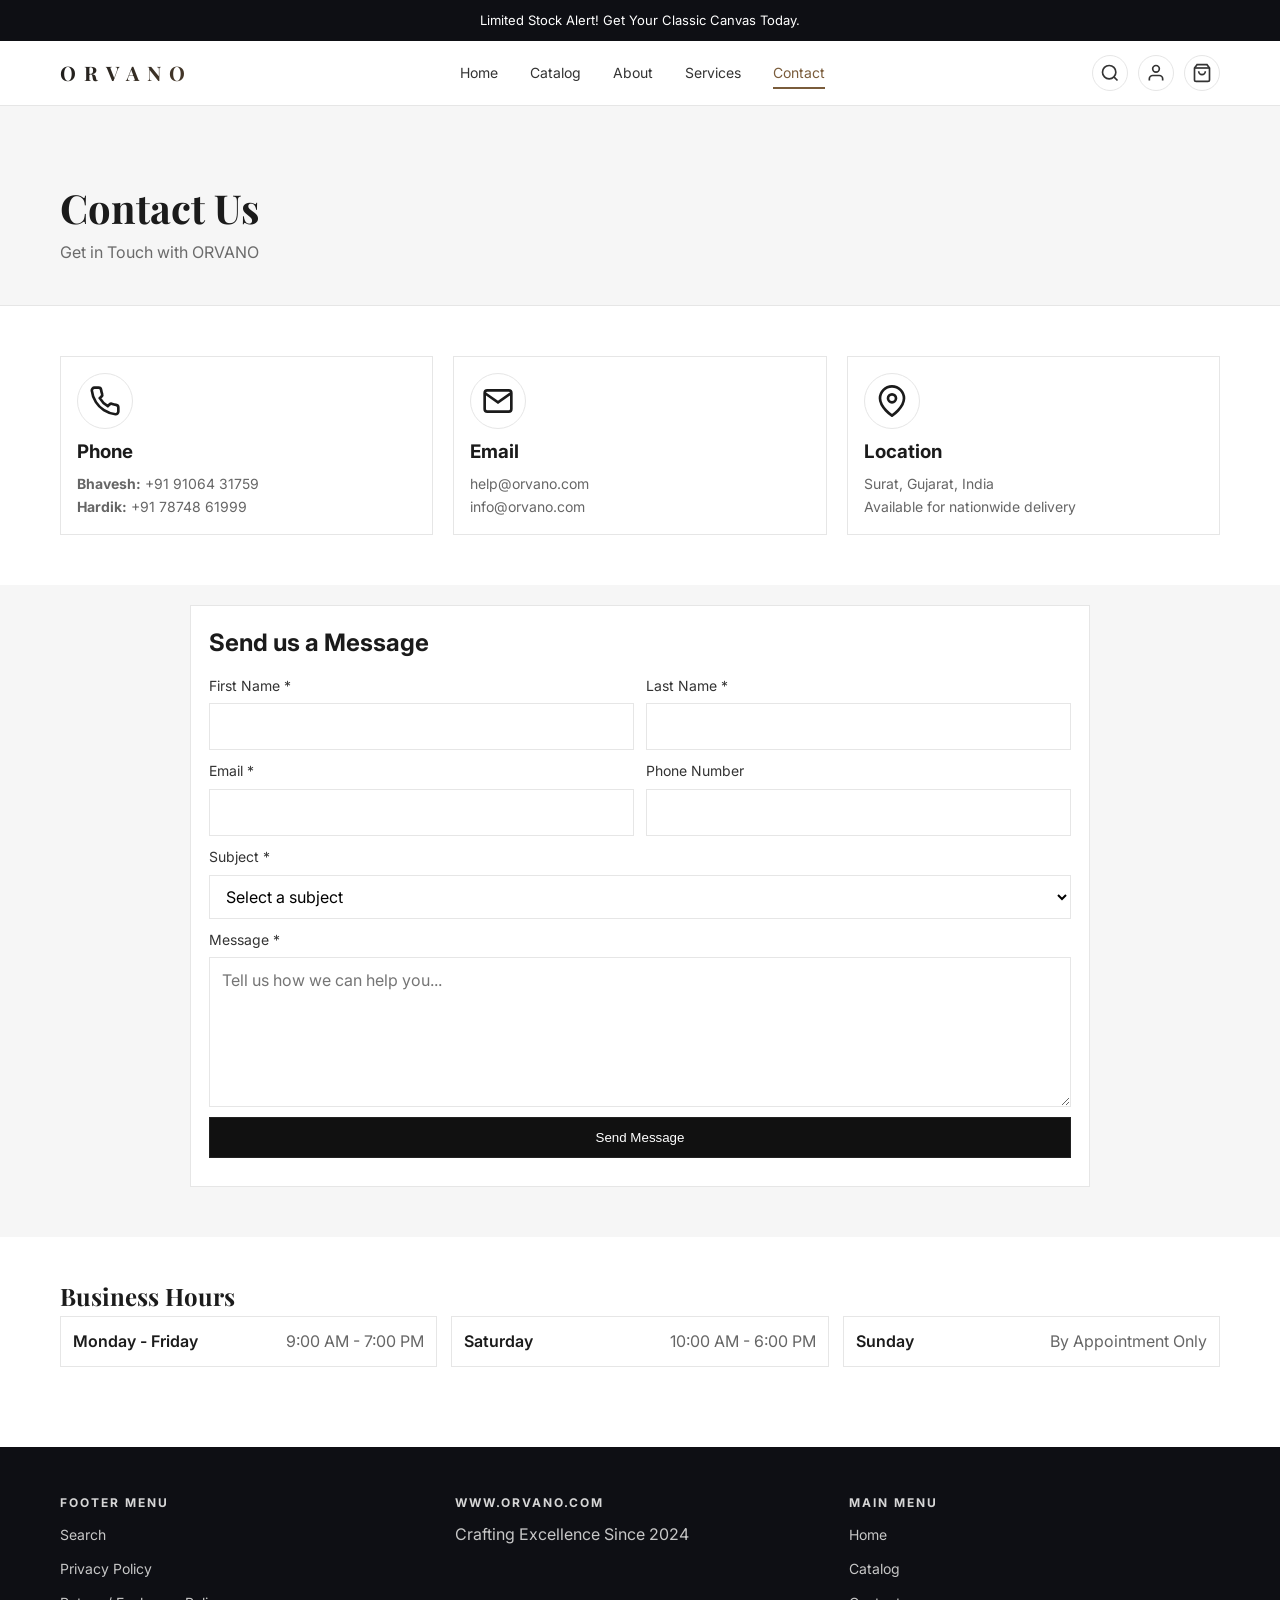
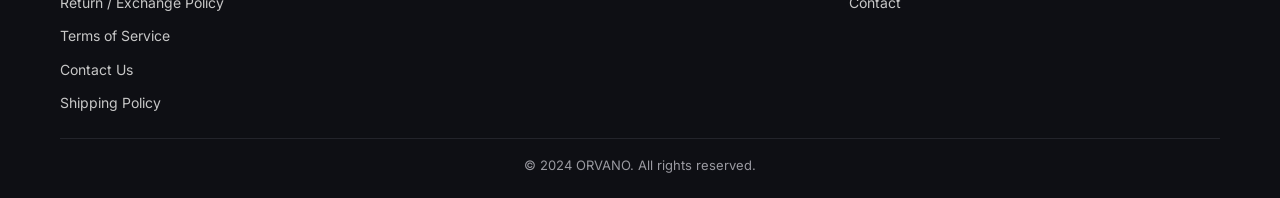
<file: contact.html>
<!DOCTYPE html>
<html lang="en">
<head>
    <meta charset="UTF-8">
    <meta name="viewport" content="width=device-width, initial-scale=1.0">
    <title>Contact Us - ORVANO</title>
    <meta name="description" content="Get in touch with ORVANO for traditional men's wear inquiries, custom orders, and styling consultations.">
    <link rel="stylesheet" href="assets/css/style.css">
    <link rel="preconnect" href="https://fonts.googleapis.com">
    <link rel="preconnect" href="https://fonts.gstatic.com" crossorigin>
    <link href="https://fonts.googleapis.com/css2?family=Playfair+Display:wght@400;500;600;700&family=Inter:wght@300;400;500;600&display=swap" rel="stylesheet">
</head>
<body>
    <!-- Top Notification Bar -->
    <div class="notification-bar">
        <p>Limited Stock Alert! Get Your Classic Canvas Today.</p>
    </div>

    <!-- Header -->
    <header class="header">
        <nav class="nav">
            <div class="nav-container">
                <div class="logo">
                    <span class="logo-text">ORVANO</span>
                </div>
                <ul class="nav-menu">
                    <li><a href="index.html" class="nav-link" data-page="home">Home</a></li>
                    <li><a href="catalog.html" class="nav-link" data-page="catalog">Catalog</a></li>
                    <li><a href="about.html" class="nav-link" data-page="about">About</a></li>
                    <li><a href="services.html" class="nav-link" data-page="services">Services</a></li>
                    <li><a href="contact.html" class="nav-link" data-page="contact">Contact</a></li>
                </ul>
                <div class="nav-icons">
                    <button class="icon-btn search-btn" aria-label="Search">
                        <svg width="20" height="20" viewBox="0 0 24 24" fill="none" stroke="currentColor" stroke-width="2">
                            <circle cx="11" cy="11" r="8"></circle>
                            <path d="m21 21-4.35-4.35"></path>
                        </svg>
                    </button>
                    <button class="icon-btn user-btn" aria-label="User Account">
                        <svg width="20" height="20" viewBox="0 0 24 24" fill="none" stroke="currentColor" stroke-width="2">
                            <path d="M20 21v-2a4 4 0 0 0-4-4H8a4 4 0 0 0-4 4v2"></path>
                            <circle cx="12" cy="7" r="4"></circle>
                        </svg>
                    </button>
                    <button class="icon-btn cart-btn" aria-label="Shopping Cart">
                        <svg width="20" height="20" viewBox="0 0 24 24" fill="none" stroke="currentColor" stroke-width="2">
                            <path d="M6 2L3 6v14a2 2 0 0 0 2 2h14a2 2 0 0 0 2-2V6l-3-4z"></path>
                            <line x1="3" y1="6" x2="21" y2="6"></line>
                            <path d="M16 10a4 4 0 0 1-8 0"></path>
                        </svg>
                    </button>
                </div>
                <button class="mobile-menu-btn" aria-label="Toggle Menu">
                    <span></span>
                    <span></span>
                    <span></span>
                </button>
            </div>
        </nav>
    </header>

    <!-- Main Content -->
    <main>
        <!-- Page Header -->
        <section class="page-header">
            <div class="container">
                <h1 class="page-title">Contact Us</h1>
                <p class="page-subtitle">Get in Touch with ORVANO</p>
            </div>
        </section>

        <!-- Contact Information -->
        <section class="contact-info">
            <div class="container">
                <div class="contact-grid">
                    <div class="contact-card">
                        <div class="contact-icon">
                            <svg width="32" height="32" viewBox="0 0 24 24" fill="none" stroke="currentColor" stroke-width="2">
                                <path d="M22 16.92v3a2 2 0 0 1-2.18 2 19.79 19.79 0 0 1-8.63-3.07 19.5 19.5 0 0 1-6-6 19.79 19.79 0 0 1-3.07-8.63A2 2 0 0 1 4.11 2h3a2 2 0 0 1 2 1.72 12.84 12.84 0 0 0 .7 2.81 2 2 0 0 1-.45 2.11L8.09 9.91a16 16 0 0 0 6 6l1.27-1.27a2 2 0 0 1 2.11-.45 12.84 12.84 0 0 0 2.81.7A2 2 0 0 1 22 16.92z"></path>
                            </svg>
                        </div>
                        <h3 class="contact-title">Phone</h3>
                        <div class="contact-details">
                            <p><strong>Bhavesh:</strong> <a href="tel:+919106431759">+91 91064 31759</a></p>
                            <p><strong>Hardik:</strong> <a href="tel:+917874861999">+91 78748 61999</a></p>
                        </div>
                    </div>

                    <div class="contact-card">
                        <div class="contact-icon">
                            <svg width="32" height="32" viewBox="0 0 24 24" fill="none" stroke="currentColor" stroke-width="2">
                                <path d="M4 4h16c1.1 0 2 .9 2 2v12c0 1.1-.9 2-2 2H4c-1.1 0-2-.9-2-2V6c0-1.1.9-2 2-2z"></path>
                                <polyline points="22,6 12,13 2,6"></polyline>
                            </svg>
                        </div>
                        <h3 class="contact-title">Email</h3>
                        <div class="contact-details">
                            <p><a href="mailto:help@orvano.com">help@orvano.com</a></p>
                            <p><a href="mailto:info@orvano.com">info@orvano.com</a></p>
                        </div>
                    </div>

                    <div class="contact-card">
                        <div class="contact-icon">
                            <svg width="32" height="32" viewBox="0 0 24 24" fill="none" stroke="currentColor" stroke-width="2">
                                <path d="M21 10c0 7-9 13-9 13s-9-6-9-13a9 9 0 0 1 18 0z"></path>
                                <circle cx="12" cy="10" r="3"></circle>
                            </svg>
                        </div>
                        <h3 class="contact-title">Location</h3>
                        <div class="contact-details">
                            <p>Surat, Gujarat, India</p>
                            <p>Available for nationwide delivery</p>
                        </div>
                    </div>
                </div>
            </div>
        </section>

        <!-- Contact Form -->
        <section class="contact-form-section">
            <div class="container">
                <div class="form-container">
                    <h2 class="form-title">Send us a Message</h2>
                    <form class="contact-form" id="contactForm">
                        <div class="form-row">
                            <div class="form-group">
                                <label for="firstName" class="form-label">First Name *</label>
                                <input type="text" id="firstName" name="firstName" class="form-input" required>
                            </div>
                            <div class="form-group">
                                <label for="lastName" class="form-label">Last Name *</label>
                                <input type="text" id="lastName" name="lastName" class="form-input" required>
                            </div>
                        </div>
                        <div class="form-row">
                            <div class="form-group">
                                <label for="email" class="form-label">Email *</label>
                                <input type="email" id="email" name="email" class="form-input" required>
                            </div>
                            <div class="form-group">
                                <label for="phone" class="form-label">Phone Number</label>
                                <input type="tel" id="phone" name="phone" class="form-input">
                            </div>
                        </div>
                        <div class="form-group">
                            <label for="subject" class="form-label">Subject *</label>
                            <select id="subject" name="subject" class="form-select" required>
                                <option value="">Select a subject</option>
                                <option value="general">General Inquiry</option>
                                <option value="custom-order">Custom Order</option>
                                <option value="styling">Styling Consultation</option>
                                <option value="wholesale">Wholesale Inquiry</option>
                                <option value="support">Customer Support</option>
                            </select>
                        </div>
                        <div class="form-group">
                            <label for="message" class="form-label">Message *</label>
                            <textarea id="message" name="message" rows="5" class="form-textarea" placeholder="Tell us how we can help you..." required></textarea>
                        </div>
                        <div class="form-group">
                            <button type="submit" class="submit-button">Send Message</button>
                        </div>
                    </form>
                </div>
            </div>
        </section>

        <!-- Business Hours -->
        <section class="business-hours">
            <div class="container">
                <h2 class="section-title">Business Hours</h2>
                <div class="hours-grid">
                    <div class="hours-item">
                        <span class="day">Monday - Friday</span>
                        <span class="time">9:00 AM - 7:00 PM</span>
                    </div>
                    <div class="hours-item">
                        <span class="day">Saturday</span>
                        <span class="time">10:00 AM - 6:00 PM</span>
                    </div>
                    <div class="hours-item">
                        <span class="day">Sunday</span>
                        <span class="time">By Appointment Only</span>
                    </div>
                </div>
            </div>
        </section>
    </main>

    <!-- Footer -->
    <footer class="footer">
        <div class="container">
            <div class="footer-content">
                <div class="footer-section">
                    <h3 class="footer-title">FOOTER MENU</h3>
                    <ul class="footer-links">
                        <li><a href="#" class="footer-link">Search</a></li>
                        <li><a href="#" class="footer-link">Privacy Policy</a></li>
                        <li><a href="#" class="footer-link">Return / Exchange Policy</a></li>
                        <li><a href="#" class="footer-link">Terms of Service</a></li>
                        <li><a href="#" class="footer-link">Contact Us</a></li>
                        <li><a href="#" class="footer-link">Shipping Policy</a></li>
                    </ul>
                </div>
                <div class="footer-section">
                    <h3 class="footer-title">WWW.ORVANO.COM</h3>
                    <p class="footer-text">Crafting Excellence Since 2024</p>
                </div>
                <div class="footer-section">
                    <h3 class="footer-title">MAIN MENU</h3>
                    <ul class="footer-links">
                        <li><a href="index.html" class="footer-link">Home</a></li>
                        <li><a href="catalog.html" class="footer-link">Catalog</a></li>
                        <li><a href="contact.html" class="footer-link">Contact</a></li>
                    </ul>
                </div>
            </div>
            <div class="footer-bottom">
                <p>&copy; 2024 ORVANO. All rights reserved.</p>
            </div>
        </div>
    </footer>

    <script src="assets/js/navbar.js"></script>
    <script src="assets/js/main.js"></script>
</body>
</html>
</file>
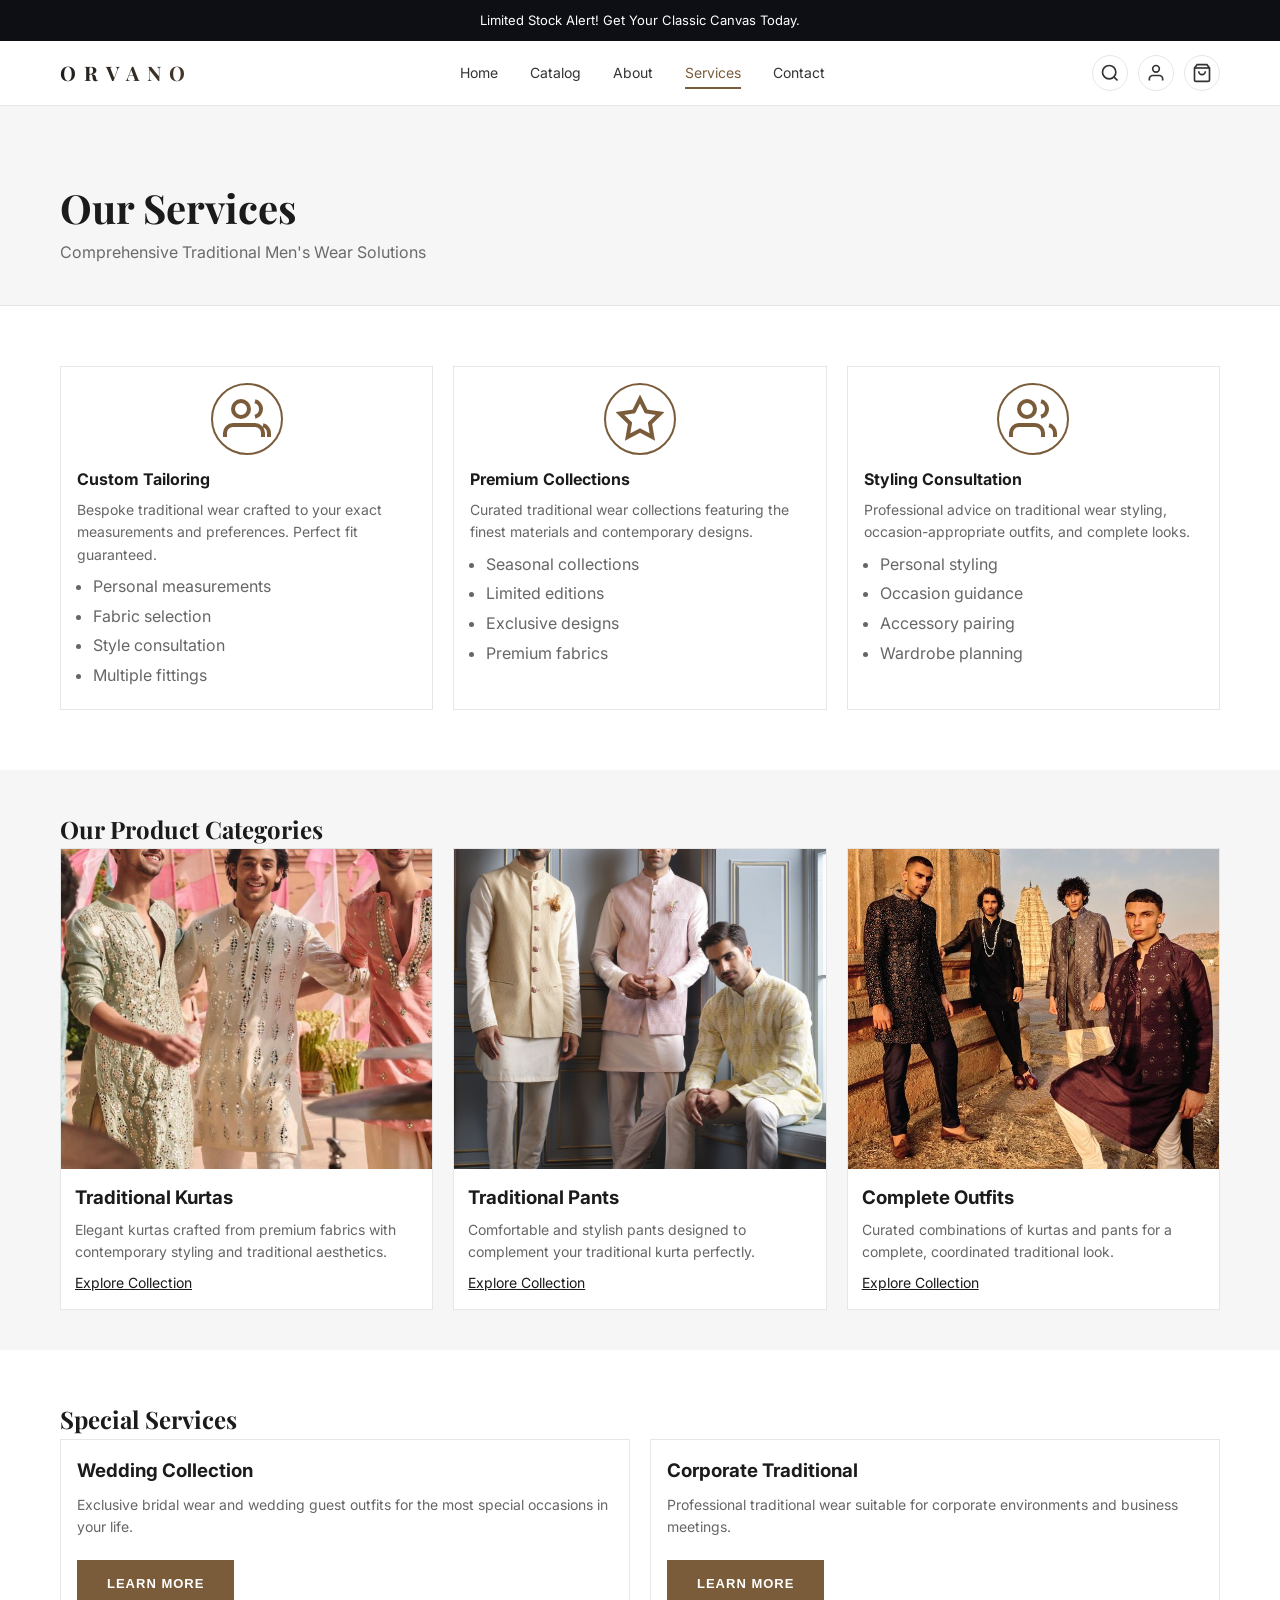
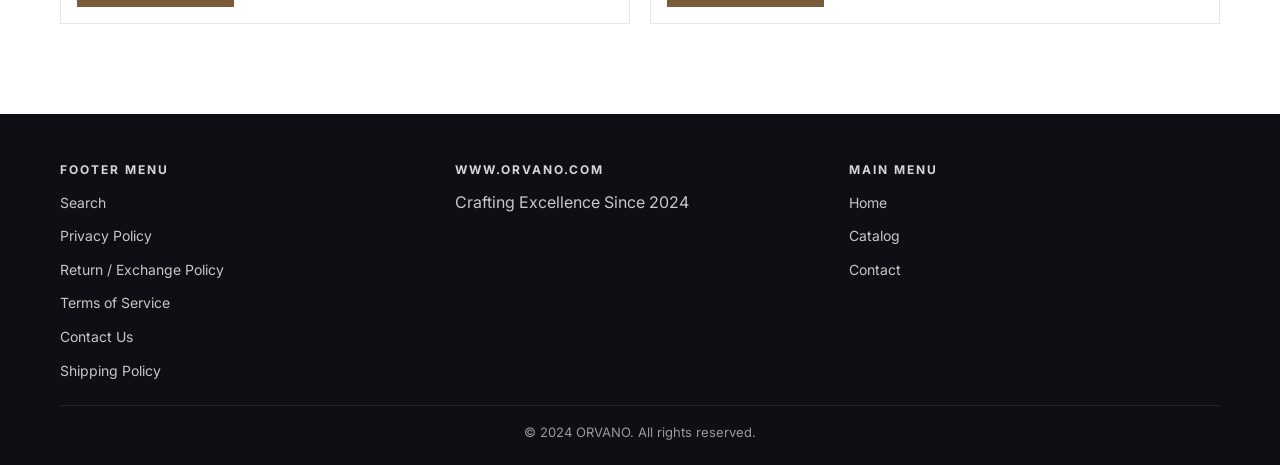
<file: services.html>
<!DOCTYPE html>
<html lang="en">
<head>
    <meta charset="UTF-8">
    <meta name="viewport" content="width=device-width, initial-scale=1.0">
    <title>Services - ORVANO</title>
    <link rel="icon" type="image/x-icon" href="favicon.ico">
    <meta name="description" content="Explore ORVANO's comprehensive services for traditional men's wear including custom tailoring, styling consultation, and premium collections.">
    <link rel="stylesheet" href="assets/css/style.css">
    <link rel="preconnect" href="https://fonts.googleapis.com">
    <link rel="preconnect" href="https://fonts.gstatic.com" crossorigin>
    <link href="https://fonts.googleapis.com/css2?family=Playfair+Display:wght@400;500;600;700&family=Inter:wght@300;400;500;600&display=swap" rel="stylesheet">
</head>
<body>
    <!-- Top Notification Bar -->
    <div class="notification-bar">
        <p>Limited Stock Alert! Get Your Classic Canvas Today.</p>
    </div>

    <!-- Header -->
    <header class="header">
        <nav class="nav">
            <div class="nav-container">
                <div class="logo">
                    <span class="logo-text">ORVANO</span>
                </div>
                <ul class="nav-menu">
                    <li><a href="index.html" class="nav-link" data-page="home">Home</a></li>
                    <li><a href="catalog.html" class="nav-link" data-page="catalog">Catalog</a></li>
                    <li><a href="about.html" class="nav-link" data-page="about">About</a></li>
                    <li><a href="services.html" class="nav-link" data-page="services">Services</a></li>
                    <li><a href="contact.html" class="nav-link" data-page="contact">Contact</a></li>
                </ul>
                <div class="nav-icons">
                    <button class="icon-btn search-btn" aria-label="Search">
                        <svg width="20" height="20" viewBox="0 0 24 24" fill="none" stroke="currentColor" stroke-width="2">
                            <circle cx="11" cy="11" r="8"></circle>
                            <path d="m21 21-4.35-4.35"></path>
                        </svg>
                    </button>
                    <button class="icon-btn user-btn" aria-label="User Account">
                        <svg width="20" height="20" viewBox="0 0 24 24" fill="none" stroke="currentColor" stroke-width="2">
                            <path d="M20 21v-2a4 4 0 0 0-4-4H8a4 4 0 0 0-4 4v2"></path>
                            <circle cx="12" cy="7" r="4"></circle>
                        </svg>
                    </button>
                    <button class="icon-btn cart-btn" aria-label="Shopping Cart">
                        <svg width="20" height="20" viewBox="0 0 24 24" fill="none" stroke="currentColor" stroke-width="2">
                            <path d="M6 2L3 6v14a2 2 0 0 0 2 2h14a2 2 0 0 0 2-2V6l-3-4z"></path>
                            <line x1="3" y1="6" x2="21" y2="6"></line>
                            <path d="M16 10a4 4 0 0 1-8 0"></path>
                        </svg>
                    </button>
                </div>
                <button class="mobile-menu-btn" aria-label="Toggle Menu">
                    <span></span>
                    <span></span>
                    <span></span>
                </button>
            </div>
        </nav>
    </header>

    <!-- Main Content -->
    <main>
        <!-- Page Header -->
        <section class="page-header">
            <div class="container">
                <h1 class="page-title">Our Services</h1>
                <p class="page-subtitle">Comprehensive Traditional Men's Wear Solutions</p>
            </div>
        </section>

        <!-- Services Overview -->
        <section class="services-overview">
            <div class="container">
                <div class="services-grid">
                    <div class="service-card">
                        <div class="service-icon">
                            <svg width="48" height="48" viewBox="0 0 24 24" fill="none" stroke="currentColor" stroke-width="2">
                                <path d="M20 21v-2a4 4 0 0 0-4-4H5a4 4 0 0 0-4 4v2"></path>
                                <circle cx="9" cy="7" r="4"></circle>
                                <path d="M23 21v-2a4 4 0 0 0-3-3.87"></path>
                                <path d="M16 3.13a4 4 0 0 1 0 7.75"></path>
                            </svg>
                        </div>
                        <h3 class="service-title">Custom Tailoring</h3>
                        <p class="service-description">Bespoke traditional wear crafted to your exact measurements and preferences. Perfect fit guaranteed.</p>
                        <ul class="service-features">
                            <li>Personal measurements</li>
                            <li>Fabric selection</li>
                            <li>Style consultation</li>
                            <li>Multiple fittings</li>
                        </ul>
                    </div>

                    <div class="service-card">
                        <div class="service-icon">
                            <svg width="48" height="48" viewBox="0 0 24 24" fill="none" stroke="currentColor" stroke-width="2">
                                <path d="M12 2l3.09 6.26L22 9.27l-5 4.87 1.18 6.88L12 17.77l-6.18 3.25L7 14.14 2 9.27l6.91-1.01L12 2z"></path>
                            </svg>
                        </div>
                        <h3 class="service-title">Premium Collections</h3>
                        <p class="service-description">Curated traditional wear collections featuring the finest materials and contemporary designs.</p>
                        <ul class="service-features">
                            <li>Seasonal collections</li>
                            <li>Limited editions</li>
                            <li>Exclusive designs</li>
                            <li>Premium fabrics</li>
                        </ul>
                    </div>

                    <div class="service-card">
                        <div class="service-icon">
                            <svg width="48" height="48" viewBox="0 0 24 24" fill="none" stroke="currentColor" stroke-width="2">
                                <path d="M17 21v-2a4 4 0 0 0-4-4H5a4 4 0 0 0-4 4v2"></path>
                                <circle cx="9" cy="7" r="4"></circle>
                                <path d="M23 21v-2a4 4 0 0 0-3-3.87"></path>
                                <path d="M16 3.13a4 4 0 0 1 0 7.75"></path>
                            </svg>
                        </div>
                        <h3 class="service-title">Styling Consultation</h3>
                        <p class="service-description">Professional advice on traditional wear styling, occasion-appropriate outfits, and complete looks.</p>
                        <ul class="service-features">
                            <li>Personal styling</li>
                            <li>Occasion guidance</li>
                            <li>Accessory pairing</li>
                            <li>Wardrobe planning</li>
                        </ul>
                    </div>
                </div>
            </div>
        </section>

        <!-- Product Categories -->
        <section class="categories-section">
            <div class="container">
                <h2 class="section-title">Our Product Categories</h2>
                <div class="categories-grid">
                    <div class="category-item">
                        <img src="assets/images/kurtas-category.jpg" alt="Traditional Kurtas" class="category-img">
                        <div class="category-content">
                            <h3 class="category-name">Traditional Kurtas</h3>
                            <p class="category-description">Elegant kurtas crafted from premium fabrics with contemporary styling and traditional aesthetics.</p>
                            <a href="#" class="category-link">Explore Collection</a>
                        </div>
                    </div>
                    <div class="category-item">
                        <img src="assets/images/pants-category.jpg" alt="Traditional Pants" class="category-img">
                        <div class="category-content">
                            <h3 class="category-name">Traditional Pants</h3>
                            <p class="category-description">Comfortable and stylish pants designed to complement your traditional kurta perfectly.</p>
                            <a href="#" class="category-link">Explore Collection</a>
                        </div>
                    </div>
                    <div class="category-item">
                        <img src="assets/images/combos-category.jpg" alt="Complete Outfits" class="category-img">
                        <div class="category-content">
                            <h3 class="category-name">Complete Outfits</h3>
                            <p class="category-description">Curated combinations of kurtas and pants for a complete, coordinated traditional look.</p>
                            <a href="#" class="category-link">Explore Collection</a>
                        </div>
                    </div>
                </div>
            </div>
        </section>

        <!-- Special Services -->
        <section class="special-services">
            <div class="container">
                <h2 class="section-title">Special Services</h2>
                <div class="special-services-grid">
                    <div class="special-service">
                        <h3 class="special-service-title">Wedding Collection</h3>
                        <p class="special-service-description">Exclusive bridal wear and wedding guest outfits for the most special occasions in your life.</p>
                        <button class="cta-button">Learn More</button>
                    </div>
                    <div class="special-service">
                        <h3 class="special-service-title">Corporate Traditional</h3>
                        <p class="special-service-description">Professional traditional wear suitable for corporate environments and business meetings.</p>
                        <button class="cta-button">Learn More</button>
                    </div>
                </div>
            </div>
        </section>
    </main>

    <!-- Footer -->
    <footer class="footer">
        <div class="container">
            <div class="footer-content">
                <div class="footer-section">
                    <h3 class="footer-title">FOOTER MENU</h3>
                    <ul class="footer-links">
                        <li><a href="#" class="footer-link">Search</a></li>
                        <li><a href="#" class="footer-link">Privacy Policy</a></li>
                        <li><a href="#" class="footer-link">Return / Exchange Policy</a></li>
                        <li><a href="#" class="footer-link">Terms of Service</a></li>
                        <li><a href="#" class="footer-link">Contact Us</a></li>
                        <li><a href="#" class="footer-link">Shipping Policy</a></li>
                    </ul>
                </div>
                <div class="footer-section">
                    <h3 class="footer-title">WWW.ORVANO.COM</h3>
                    <p class="footer-text">Crafting Excellence Since 2024</p>
                </div>
                <div class="footer-section">
                    <h3 class="footer-title">MAIN MENU</h3>
                    <ul class="footer-links">
                        <li><a href="index.html" class="footer-link">Home</a></li>
                        <li><a href="catalog.html" class="footer-link">Catalog</a></li>
                        <li><a href="contact.html" class="footer-link">Contact</a></li>
                    </ul>
                </div>
            </div>
            <div class="footer-bottom">
                <p>&copy; 2024 ORVANO. All rights reserved.</p>
            </div>
        </div>
    </footer>

    <script src="assets/js/navbar.js"></script>
    <script src="assets/js/main.js"></script>
</body>
</html>
</file>
<file: assets/css/style.css>
:root {
    --color-bg: #ffffff;
    --color-text: #1b1b1b;
    --color-muted: #6b6b6b;
    --color-accent: #7a5c3b;
    --color-dark: #0e0f14;
    --color-light: #f6f6f6;
    --color-border: #e6e6e6;

    --container-width: 1200px;

    --font-serif: 'Playfair Display', Georgia, 'Times New Roman', serif;
    --font-sans: 'Inter', -apple-system, BlinkMacSystemFont, Segoe UI, Roboto, Arial, sans-serif;
}

/* Animation Keyframes */
@keyframes fadeInUp {
    from {
        opacity: 0;
        transform: translateY(30px);
    }
    to {
        opacity: 1;
        transform: translateY(0);
    }
}

@keyframes fadeInLeft {
    from {
        opacity: 0;
        transform: translateX(-30px);
    }
    to {
        opacity: 1;
        transform: translateX(0);
    }
}

@keyframes fadeInRight {
    from {
        opacity: 0;
        transform: translateX(30px);
    }
    to {
        opacity: 1;
        transform: translateX(0);
    }
}

@keyframes slideInFromBehind {
    from {
        opacity: 0;
        transform: translateZ(-100px) scale(0.8);
    }
    to {
        opacity: 1;
        transform: translateZ(0) scale(1);
    }
}

@keyframes float {
    0%, 100% { transform: translateY(0px); }
    50% { transform: translateY(-10px); }
}

@keyframes pulse {
    0%, 100% { transform: scale(1); }
    50% { transform: scale(1.05); }
}

@keyframes shimmer {
    0% { background-position: -200% 0; }
    100% { background-position: 200% 0; }
}

@keyframes fadeIn {
    from { opacity: 0; }
    to { opacity: 1; }
}

@keyframes notificationReveal {
    0% {
        opacity: 0;
        transform: translateY(-10px);
    }
    100% {
        opacity: 1;
        transform: translateY(0);
    }
}

@keyframes heroImageReveal {
    0% {
        opacity: 0;
        transform: scale(1.05);
    }
    100% {
        opacity: 1;
        transform: scale(1);
    }
}

@keyframes overlayReveal {
    0% {
        opacity: 0;
    }
    100% {
        opacity: 1;
    }
}

@keyframes heroTextReveal {
    0% {
        opacity: 0;
        transform: translateY(30px);
    }
    100% {
        opacity: 1;
        transform: translateY(0);
    }
}

* {
    box-sizing: border-box;
    margin: 0;
    padding: 0;
}

/* Ensure smooth animations */
html {
    scroll-behavior: smooth;
}

body {
    -webkit-font-smoothing: antialiased;
    -moz-osx-font-smoothing: grayscale;
}

/* Prevent animation glitches */
.hero * {
    backface-visibility: hidden;
    -webkit-backface-visibility: hidden;
}

html, body {
    height: 100%;
}

body {
    background: var(--color-bg);
    color: var(--color-text);
    font-family: var(--font-sans);
    line-height: 1.6;
}

img {
    max-width: 100%;
    display: block;
}

a {
    color: inherit;
    text-decoration: none;
}

.container {
    max-width: var(--container-width);
    padding: 0 20px;
    margin: 0 auto;
}

.notification-bar {
    background: var(--color-dark);
    color: #fff;
    text-align: center;
    padding: 10px 12px;
    font-size: 13px;
    position: relative;
    overflow: hidden;
    opacity: 0;
    transform: translateY(-10px);
    animation: notificationReveal 0.8s cubic-bezier(0.25, 0.46, 0.45, 0.94) forwards;
}

.notification-bar::before {
    content: '';
    position: absolute;
    top: 0;
    left: -100%;
    width: 100%;
    height: 100%;
    background: linear-gradient(90deg, transparent, rgba(255,255,255,0.15), transparent);
    animation: shimmer 3s ease-in-out infinite;
}

.header {
    position: sticky;
    top: 0;
    z-index: 50;
    background: #fff;
    border-bottom: 1px solid var(--color-border);
}

.nav {
    width: 100%;
}

.nav-container {
    display: flex;
    align-items: center;
    justify-content: space-between;
    height: 64px;
    max-width: var(--container-width);
    margin: 0 auto;
    padding: 0 20px;
}

.logo {
    display: flex;
    align-items: center;
    transition: transform 0.3s ease;
}

.logo:hover {
    transform: scale(1.05);
}

.logo-text {
    font-family: var(--font-serif);
    letter-spacing: 8px;
    font-weight: 700;
    font-size: 20px;
    background: linear-gradient(135deg, #1b1b1b 0%, #7a5c3b 100%);
    background-size: 200% 200%;
    -webkit-background-clip: text;
    -webkit-text-fill-color: transparent;
    background-clip: text;
    animation: shimmer 3s ease-in-out infinite;
}

.nav-menu {
    list-style: none;
    display: flex;
    align-items: center;
    gap: 32px;
    margin: 0;
    padding: 0;
}

.nav-link {
    font-size: 14px;
    color: #333;
    position: relative;
    padding: 8px 0;
    transition: color 0.3s ease;
}

.nav-link::after {
    content: '';
    position: absolute;
    bottom: 0;
    left: 0;
    width: 0;
    height: 2px;
    background: var(--color-accent);
    transition: width 0.3s cubic-bezier(0.4, 0, 0.2, 1);
    transform-origin: left center;
}

.nav-link:hover::after {
    width: 100%;
}

.nav-link.active::after {
    width: 100%;
    background: var(--color-accent);
}

.nav-link:hover,
.nav-link.active {
    color: var(--color-accent);
}

.nav-icons {
    display: flex;
    align-items: center;
    gap: 10px;
}

.icon-btn {
    background: transparent;
    border: 1px solid var(--color-border);
    width: 36px;
    height: 36px;
    display: inline-flex;
    align-items: center;
    justify-content: center;
    border-radius: 999px;
    cursor: pointer;
    color: #333;
}

.mobile-menu-btn {
    display: none;
    width: 36px;
    height: 36px;
    flex-direction: column;
    align-items: center;
    justify-content: center;
    gap: 4px;
    border: 1px solid var(--color-border);
    background: transparent;
    border-radius: 6px;
    cursor: pointer;
    transition: all 0.3s ease;
}

.mobile-menu-btn:hover {
    border-color: var(--color-accent);
    background: var(--color-accent);
}

.mobile-menu-btn:hover span {
    background: #fff;
}

.mobile-menu-btn span {
    display: block;
    width: 18px;
    height: 2px;
    background: #333;
    transition: all 0.3s ease;
    transform-origin: center;
}

.mobile-menu-btn.active span:nth-child(1) {
    transform: rotate(45deg) translate(5px, 5px);
}

.mobile-menu-btn.active span:nth-child(2) {
    opacity: 0;
}

.mobile-menu-btn.active span:nth-child(3) {
    transform: rotate(-45deg) translate(7px, -6px);
}

/* Hero */
.hero {
    position: relative;
    height: min(86vh, 820px);
    min-height: 520px;
    width: 100%;
    overflow: hidden;
    background: #000;
}

.hero-image {
    position: absolute;
    inset: 0;
}

.hero-bg {
    width: 100%;
    height: 100%;
    object-fit: cover;
    opacity: 0;
    transform: scale(1.05);
    animation: heroImageReveal 2.5s cubic-bezier(0.25, 0.46, 0.45, 0.94) forwards;
    transform-origin: center;
}

.hero-overlay {
    position: absolute;
    inset: 0;
    background: linear-gradient(180deg, rgba(0,0,0,0.4) 0%, rgba(0,0,0,0.2) 50%, rgba(0,0,0,0.3) 100%);
    opacity: 0;
    animation: overlayReveal 2s cubic-bezier(0.25, 0.46, 0.45, 0.94) 0.3s forwards;
}

.hero-content {
    position: relative;
    z-index: 2;
    height: 100%;
    display: flex;
    flex-direction: column;
    align-items: center;
    justify-content: center;
    text-align: center;
    color: #fff;
    padding: 0 20px;
    max-width: 800px;
    margin: 0 auto;
}

.hero-title {
    font-family: var(--font-serif);
    font-size: clamp(36px, 6vw, 64px);
    font-weight: 600;
    text-shadow: 0 2px 8px rgba(0,0,0,0.4);
    opacity: 0;
    transform: translateY(30px);
    animation: heroTextReveal 1.2s cubic-bezier(0.25, 0.46, 0.45, 0.94) 0.8s forwards;
    letter-spacing: 3px;
    line-height: 1.1;
    margin-bottom: 24px;
}

.hero-subtitle {
    font-family: var(--font-serif);
    opacity: 0;
    font-size: clamp(18px, 2.5vw, 26px);
    margin-top: 0;
    text-shadow: 0 1px 4px rgba(0,0,0,0.4);
    transform: translateY(20px);
    animation: heroTextReveal 1.2s cubic-bezier(0.25, 0.46, 0.45, 0.94) 1s forwards;
    letter-spacing: 1.5px;
    line-height: 1.4;
    font-weight: 400;
    max-width: 600px;
}

.hero-tagline {
    font-family: var(--font-sans);
    font-size: clamp(14px, 1.8vw, 18px);
    opacity: 0;
    margin-top: 20px;
    margin-bottom: 32px;
    text-shadow: 0 1px 3px rgba(0,0,0,0.4);
    transform: translateY(20px);
    animation: heroTextReveal 1.2s cubic-bezier(0.25, 0.46, 0.45, 0.94) 1.2s forwards;
    letter-spacing: 1px;
    line-height: 1.5;
    font-weight: 300;
    max-width: 500px;
}

.hero-cta {
    display: flex;
    gap: 16px;
    margin-top: 0;
    opacity: 0;
    transform: translateY(20px);
    animation: heroTextReveal 1.2s cubic-bezier(0.25, 0.46, 0.45, 0.94) 1.4s forwards;
}

.hero-button {
    padding: 14px 28px;
    border: 2px solid;
    border-radius: 0;
    font-family: var(--font-sans);
    font-weight: 600;
    font-size: 14px;
    letter-spacing: 1px;
    text-transform: uppercase;
    text-decoration: none;
    transition: all 0.3s cubic-bezier(0.4, 0, 0.2, 1);
    position: relative;
    overflow: hidden;
}

.hero-button.primary {
    background: var(--color-accent);
    border-color: var(--color-accent);
    color: #fff;
}

.hero-button.primary:hover {
    background: #5a4a2f;
    border-color: #5a4a2f;
    transform: translateY(-2px);
    box-shadow: 0 8px 25px rgba(122, 92, 59, 0.4);
}

.hero-button.secondary {
    background: transparent;
    border-color: #fff;
    color: #fff;
}

.hero-button.secondary:hover {
    background: #fff;
    color: var(--color-dark);
    transform: translateY(-2px);
    box-shadow: 0 8px 25px rgba(255, 255, 255, 0.3);
}

/* Featured Collection */
.featured-collection {
    padding: 80px 0;
}

.collection-grid {
    display: grid;
    grid-template-columns: 1.2fr 1fr;
    gap: 48px;
    align-items: center;
}

.image-collage {
    position: relative;
    height: 460px;
    perspective: 1000px;
}

.collage-img {
    position: absolute;
    border-radius: 12px;
    box-shadow: 0 15px 35px rgba(0,0,0,0.15);
    transition: all 0.4s cubic-bezier(0.4, 0, 0.2, 1);
    cursor: pointer;
}

.collage-img:hover {
    transform: translateZ(20px) scale(1.05);
    box-shadow: 0 20px 40px rgba(0,0,0,0.25);
}

.img-1 { 
    top: 12%; 
    left: 4%; 
    width: 34%; 
    animation: slideInFromBehind 1s ease-out 0.5s both;
    z-index: 4;
}
.img-2 { 
    top: 0; 
    right: 10%; 
    width: 42%; 
    animation: slideInFromBehind 1s ease-out 0.8s both;
    z-index: 3;
}
.img-3 { 
    bottom: 8%; 
    left: 18%; 
    width: 38%; 
    animation: slideInFromBehind 1s ease-out 1.1s both;
    z-index: 2;
}
.img-4 { 
    bottom: -2%; 
    right: 0; 
    width: 48%; 
    animation: slideInFromBehind 1s ease-out 1.4s both;
    z-index: 1;
}

.collection-content .collection-badge {
    letter-spacing: 3px;
    font-size: 11px;
    color: var(--color-accent);
    font-weight: 600;
    text-transform: uppercase;
    animation: fadeInLeft 1s ease-out 1.2s both;
}

.collection-title {
    font-family: var(--font-serif);
    font-size: clamp(26px, 3.2vw, 40px);
    margin: 10px 0 14px;
    font-weight: 700;
    animation: fadeInLeft 1s ease-out 1.4s both;
    letter-spacing: 1px;
}

.collection-description {
    color: #3b3b3b;
    max-width: 520px;
    line-height: 1.7;
    animation: fadeInLeft 1s ease-out 1.6s both;
}

.cta-button {
    margin-top: 22px;
    padding: 14px 28px;
    border: 2px solid var(--color-accent);
    background: var(--color-accent);
    color: #fff;
    border-radius: 0;
    cursor: pointer;
    transition: all 0.3s cubic-bezier(0.4, 0, 0.2, 1);
    font-weight: 600;
    letter-spacing: 1px;
    text-transform: uppercase;
    font-size: 13px;
    position: relative;
    overflow: hidden;
    animation: fadeInLeft 1s ease-out 1.8s both;
}

.cta-button::before {
    content: '';
    position: absolute;
    top: 0;
    left: -100%;
    width: 100%;
    height: 100%;
    background: linear-gradient(90deg, transparent, rgba(255,255,255,0.2), transparent);
    transition: left 0.5s;
}

.cta-button:hover::before {
    left: 100%;
}

.cta-button:hover {
    background: #5a4a2f;
    border-color: #5a4a2f;
    transform: translateY(-2px);
    box-shadow: 0 8px 25px rgba(122, 92, 59, 0.3);
}

/* Mission */
.mission-section {
    padding: 80px 0 40px;
    background: #fff;
}

.mission-title {
    font-family: var(--font-serif);
    font-size: 24px;
    letter-spacing: 4px;
    text-align: center;
    font-weight: 700;
    animation: fadeInUp 1s ease-out 0.3s both;
}

.mission-text {
    text-align: center;
    color: #4a4a4a;
    max-width: 820px;
    margin: 16px auto 40px;
    line-height: 1.8;
    font-size: 16px;
    animation: fadeInUp 1s ease-out 0.6s both;
}

.category-cards {
    display: grid;
    grid-template-columns: repeat(2, 1fr);
    gap: 24px;
}

.category-card {
    position: relative;
    overflow: hidden;
    animation: fadeInUp 1s ease-out 0.9s both;
}

.category-card:nth-child(2) {
    animation-delay: 1.1s;
}

.category-img {
    width: 100%;
    height: 320px;
    object-fit: cover;
    transition: all 0.4s cubic-bezier(0.4, 0, 0.2, 1);
}

.category-card:hover .category-img {
    transform: scale(1.08);
    filter: brightness(1.1);
}

.category-card:hover {
    transform: translateY(-5px);
}

.category-label {
    position: absolute;
    left: 18px;
    bottom: 16px;
    background: rgba(255,255,255,.92);
    padding: 8px 12px;
    font-size: 13px;
    letter-spacing: 2px;
}

/* Seasonal */
.seasonal-section { padding: 70px 0; }

.section-header {
    display: flex;
    align-items: end;
    justify-content: space-between;
    margin-bottom: 18px;
}

.section-title { font-family: var(--font-serif); }

.view-all-link { font-size: 13px; color: #666; }

.product-grid {
    display: grid;
    grid-template-columns: repeat(2, 1fr);
    gap: 28px;
}

.product-card {
    border: 1px solid var(--color-border);
    background: #fff;
    transition: all 0.3s cubic-bezier(0.4, 0, 0.2, 1);
    animation: fadeInUp 1s ease-out 0.3s both;
}

.product-card:nth-child(2) {
    animation-delay: 0.5s;
}

.product-card:hover {
    transform: translateY(-8px);
    box-shadow: 0 15px 35px rgba(0,0,0,0.1);
    border-color: var(--color-accent);
}

.product-card .product-image { position: relative; overflow: hidden; }

.product-img { width: 100%; height: 420px; object-fit: cover; display: block; }

.product-badge {
    position: absolute;
    left: 12px;
    top: 12px;
    background: #111;
    color: #fff;
    font-size: 11px;
    letter-spacing: 1px;
    padding: 6px 10px;
}

.product-badge.sold-out { background: #7a7a7a; }
.product-badge.discount { background: #6b4b2a; }

.product-info { padding: 14px 14px 18px; }
.product-name { font-size: 16px; font-weight: 600; }
.collection-label { color: #9a9a9a; font-size: 12px; }

.carousel-indicators { display: flex; gap: 6px; margin-top: 14px; }
.indicator { width: 8px; height: 8px; border-radius: 10px; background: #cfcfcf; }
.indicator.active { background: #111; }

/* Popular */
.popular-section { padding: 70px 0; background: var(--color-light); }
.section-subtitle { 
    display: block; 
    color: var(--color-accent); 
    font-size: 11px; 
    letter-spacing: 3px; 
    text-transform: uppercase;
    font-weight: 600;
    margin-bottom: 8px;
}
.section-main-title { 
    display: block; 
    font-family: var(--font-serif); 
    font-size: 32px; 
    margin-top: 8px; 
    font-weight: 600;
    letter-spacing: 1px;
}
.section-description {
    color: var(--color-muted);
    font-size: 14px;
    margin-top: 12px;
    line-height: 1.6;
    max-width: 500px;
}

.product-card.featured { border: none; background: #fff; box-shadow: 0 10px 25px rgba(0,0,0,.06); }

.product-rating { display: flex; align-items: center; gap: 8px; margin-top: 8px; }
.stars { color: #f1b74b; letter-spacing: 2px; }
.review-count { color: #8a8a8a; font-size: 12px; }
.product-pricing { display: flex; align-items: center; gap: 10px; margin-top: 8px; }
.original-price { color: #9a9a9a; text-decoration: line-through; }
.discounted-price { color: #1b1b1b; font-weight: 600; }

.section-cta { text-align: center; margin-top: 20px; }

/* Lifestyle Banner */
.lifestyle-banner { padding: 0; }
.lifestyle-img { width: 100%; height: auto; display: block; }

/* Services strip */
.services-strip { padding: 36px 0; background: #fff; }
.services-grid {
    display: grid;
    grid-template-columns: repeat(4, 1fr);
    gap: 22px;
}
.service-item { 
    text-align: center; 
    padding: 16px; 
    transition: all 0.3s ease;
    animation: fadeInUp 1s ease-out 0.3s both;
}

.service-item:nth-child(2) { animation-delay: 0.4s; }
.service-item:nth-child(3) { animation-delay: 0.5s; }
.service-item:nth-child(4) { animation-delay: 0.6s; }

.service-item:hover {
    transform: translateY(-5px);
}

.service-icon { 
    width: 72px; 
    height: 72px; 
    display: grid; 
    place-items: center; 
    margin: 0 auto 12px; 
    border: 2px solid var(--color-accent); 
    border-radius: 999px; 
    color: var(--color-accent);
    transition: all 0.3s ease;
}

.service-item:hover .service-icon {
    transform: scale(1.1) rotate(5deg);
    background: var(--color-accent);
    color: #fff;
}

.service-title { 
    font-weight: 700; 
    margin-bottom: 8px; 
    color: var(--color-text);
    font-size: 16px;
}
.service-description { 
    color: #666; 
    font-size: 14px; 
    line-height: 1.6;
}

/* Footer */
.footer { background: var(--color-dark); color: #fff; padding: 46px 0 22px; margin-top: 40px; }
.footer-content { display: grid; grid-template-columns: 1fr 1fr 1fr; gap: 24px; }
.footer-title { color: #d6d6d6; font-size: 12px; letter-spacing: 2px; margin-bottom: 10px; }
.footer-links { list-style: none; display: grid; gap: 8px; }
.footer-link { color: #c7c7c7; font-size: 14px; }
.footer-link:hover { color: #fff; }
.footer-text { color: #c7c7c7; }
.footer-bottom { border-top: 1px solid #23242b; margin-top: 22px; padding-top: 16px; text-align: center; color: #9a9aa1; font-size: 13px; }

/* Page headers */
.page-header { padding: 70px 0 40px; background: var(--color-light); border-bottom: 1px solid var(--color-border); }
.page-title { font-family: var(--font-serif); font-size: clamp(28px, 4vw, 40px); }
.page-subtitle { color: #6b6b6b; }

/* Catalog placeholder */
.catalog-content { padding: 80px 0; }
.catalog-placeholder { text-align: center; }
.catalog-placeholder h2 { font-family: var(--font-serif); font-size: 32px; margin-bottom: 16px; color: var(--color-text); }
.catalog-placeholder p { color: var(--color-muted); font-size: 16px; line-height: 1.6; max-width: 500px; margin: 0 auto; }

/* About */
.story-section { padding: 60px 0; }
.story-grid { display: grid; grid-template-columns: 1.1fr .9fr; gap: 32px; align-items: center; }
.story-title { font-family: var(--font-serif); font-size: 24px; margin-bottom: 8px; }
.story-text { color: #4a4a4a; margin-bottom: 10px; }
.story-img { width: 100%; height: 420px; object-fit: cover; }

.values-section { 
    padding: 80px 0; 
    background: var(--color-light); 
}
.values-section .section-title {
    text-align: center;
    font-family: var(--font-serif);
    font-size: 32px;
    margin-bottom: 50px;
    font-weight: 600;
    letter-spacing: 2px;
}
.values-grid { 
    display: grid; 
    grid-template-columns: repeat(3, 1fr); 
    gap: 30px; 
}
.value-item { 
    background: #fff; 
    border: 1px solid var(--color-border); 
    padding: 30px 20px; 
    text-align: center; 
    transition: all 0.3s ease;
    border-radius: 8px;
}
.value-item:hover {
    transform: translateY(-5px);
    box-shadow: 0 15px 35px rgba(0,0,0,0.1);
    border-color: var(--color-accent);
}
.value-icon {
    font-size: 48px;
    margin-bottom: 20px;
}
.value-title { 
    font-weight: 700; 
    margin: 16px 0; 
    font-size: 18px;
    color: var(--color-text);
}
.value-description { 
    color: #666; 
    font-size: 15px; 
    line-height: 1.6;
}

.team-section { 
    padding: 80px 0; 
    background: #fff;
}
.team-section .section-title {
    text-align: center;
    font-family: var(--font-serif);
    font-size: 32px;
    margin-bottom: 50px;
    font-weight: 600;
    letter-spacing: 2px;
}
.team-grid { 
    display: grid; 
    grid-template-columns: repeat(2, 1fr); 
    gap: 40px; 
    align-items: stretch;
}
.member-card {
    background: #fff;
    border: 1px solid var(--color-border);
    border-radius: 12px;
    overflow: hidden;
    transition: all 0.3s ease;
    box-shadow: 0 5px 15px rgba(0,0,0,0.05);
    height: fit-content;
    display: flex;
    flex-direction: column;
}
.member-card:hover {
    transform: translateY(-8px);
    box-shadow: 0 20px 40px rgba(0,0,0,0.1);
    border-color: var(--color-accent);
}
.member-image { 
    overflow: hidden; 
    height: 320px;
    display: flex;
    align-items: center;
    justify-content: center;
    background: var(--color-light);
    border-bottom: 1px solid var(--color-border);
}
.member-img { 
    width: 100%; 
    height: 100%; 
    object-fit: cover; 
    object-position: center 20%;
    transition: transform 0.3s ease;
    min-height: 100%;
}
.member-card:hover .member-img {
    transform: scale(1.05);
}

/* Ensure proper image alignment and face visibility */
.member-image {
    position: relative;
    background: var(--color-light);
}

.member-img {
    object-position: center 20%;
    display: block;
}

/* Specific positioning for Hardik's image to show face better */
.member-card:nth-child(2) .member-img {
    object-position: center 35%;
}

/* Fallback for image loading issues */
.member-image::before {
    content: '';
    position: absolute;
    top: 0;
    left: 0;
    right: 0;
    bottom: 0;
    background: var(--color-light);
    z-index: -1;
}

/* Responsive image adjustments */
@media (max-width: 768px) {
    .member-image {
        height: 280px;
    }
    
    .member-img {
        object-position: center 15%;
    }
}
.member-info {
    padding: 24px;
    flex: 1;
    display: flex;
    flex-direction: column;
}
.member-name { 
    font-weight: 700; 
    margin-top: 0; 
    font-size: 20px;
    color: var(--color-text);
    margin-bottom: 8px;
}
.member-role { 
    color: var(--color-accent); 
    font-size: 14px; 
    font-weight: 600;
    text-transform: uppercase;
    letter-spacing: 1px;
    margin-bottom: 16px;
}
.member-description { 
    color: #525252; 
    font-size: 15px; 
    margin: 0 0 20px 0; 
    line-height: 1.6;
}
.member-contact { 
    font-size: 15px; 
    color: var(--color-accent); 
    text-decoration: none;
    font-weight: 600;
    transition: color 0.3s ease;
    margin-top: auto;
}
.member-contact:hover {
    color: var(--color-text);
}

.heritage-section { padding: 50px 0; background: var(--color-light); }
.heritage-title { font-family: var(--font-serif); font-size: 24px; margin-bottom: 8px; }
.heritage-text { color: #555; max-width: 900px; }
.heritage-stats { margin-top: 14px; display: grid; grid-template-columns: repeat(3, 1fr); gap: 18px; }
.stat-item { background: #fff; border: 1px solid var(--color-border); padding: 16px; text-align: center; }
.stat-number { font-family: var(--font-serif); font-size: 22px; }
.stat-label { color: #777; font-size: 12px; letter-spacing: 1px; }

/* Services page */
.services-overview { padding: 60px 0; }
.services-grid { display: grid; grid-template-columns: repeat(3, 1fr); gap: 20px; }
.service-card { background: #fff; border: 1px solid var(--color-border); padding: 16px; }
.service-card .service-title { font-weight: 700; margin: 10px 0 6px; }
.service-card .service-features { margin-top: 8px; padding-left: 16px; color: #666; }
.service-card .service-features li { margin: 4px 0; }

.categories-section { padding: 40px 0; background: var(--color-light); }
.categories-grid { display: grid; grid-template-columns: repeat(3, 1fr); gap: 20px; }
.category-item { background: #fff; border: 1px solid var(--color-border); }
.category-content { padding: 14px; }
.category-name { font-weight: 700; }
.category-description { color: #666; font-size: 14px; margin: 6px 0; }
.category-link { font-size: 14px; text-decoration: underline; }

.special-services { padding: 50px 0; }
.special-services-grid { display: grid; grid-template-columns: repeat(2, 1fr); gap: 20px; }
.special-service { border: 1px solid var(--color-border); background: #fff; padding: 16px; }
.special-service-title { font-weight: 700; margin-bottom: 8px; }
.special-service-description { color: #666; font-size: 14px; }

/* Contact */
.contact-info { padding: 50px 0; }
.contact-grid { display: grid; grid-template-columns: repeat(3, 1fr); gap: 20px; }
.contact-card { border: 1px solid var(--color-border); padding: 16px; background: #fff; }
.contact-icon { width: 56px; height: 56px; display: grid; place-items: center; border: 1px solid var(--color-border); border-radius: 999px; margin-bottom: 8px; }
.contact-title { font-weight: 700; margin-bottom: 6px; }
.contact-details { color: #666; font-size: 14px; }

.contact-form-section { padding: 20px 0 50px; background: var(--color-light); }
.form-container { max-width: 900px; margin: 0 auto; background: #fff; border: 1px solid var(--color-border); padding: 18px; }
.form-title { font-weight: 700; margin-bottom: 12px; }
.form-row { display: grid; grid-template-columns: repeat(2, 1fr); gap: 12px; }
.form-group { display: grid; gap: 6px; margin-bottom: 10px; }
.form-label { font-size: 14px; color: #333; }
.form-input, .form-select, .form-textarea { width: 100%; border: 1px solid var(--color-border); padding: 10px 12px; font: inherit; background: #fff; }
.form-textarea { resize: vertical; }
.submit-button { padding: 12px 18px; border: 1px solid #222; background: #111; color: #fff; cursor: pointer; }
.submit-button:hover { opacity: .9; }

.business-hours { padding: 40px 0; }
.hours-grid { display: grid; grid-template-columns: repeat(3, 1fr); gap: 14px; }
.hours-item { background: #fff; border: 1px solid var(--color-border); padding: 12px; display: flex; align-items: center; justify-content: space-between; }
.day { font-weight: 600; }
.time { color: #666; }

/* Search modal */
.search-modal { position: fixed; inset: 0; background: rgba(0,0,0,.55); display: none; align-items: center; justify-content: center; z-index: 100; }
.search-modal.open { display: flex; }
.search-modal-content { width: min(720px, 92%); background: #fff; padding: 20px; border-radius: 8px; position: relative; }
.close-btn { position: absolute; right: 12px; top: 8px; border: 0; background: transparent; font-size: 28px; line-height: 1; cursor: pointer; }
.search-container { display: grid; grid-template-columns: 1fr auto; gap: 10px; }
.search-input { border: 1px solid var(--color-border); padding: 12px; }
.search-submit { padding: 12px 16px; border: 1px solid #111; background: #111; color: #fff; cursor: pointer; }

/* Scroll-triggered animations */
.fade-in-on-scroll {
    opacity: 0;
    transform: translateY(30px);
    transition: all 0.8s cubic-bezier(0.4, 0, 0.2, 1);
}

.fade-in-on-scroll.visible {
    opacity: 1;
    transform: translateY(0);
}

/* Enhanced hover effects for other elements */

/* Icon button enhancements */
.icon-btn {
    transition: all 0.3s ease;
}

.icon-btn:hover {
    background: var(--color-accent);
    color: #fff;
    border-color: var(--color-accent);
    transform: scale(1.1);
}

/* Responsive */
@media (max-width: 1024px) {
    .collection-grid { grid-template-columns: 1fr; }
    .image-collage { height: 380px; }
    .story-grid { grid-template-columns: 1fr; }
    .values-grid { grid-template-columns: repeat(2, 1fr); }
    .team-grid { grid-template-columns: 1fr; }
}

@media (max-width: 900px) {
    .nav-menu { display: none; }
    .mobile-menu-btn { display: inline-flex; }
}

@media (max-width: 768px) {
    .hero-cta {
        flex-direction: column;
        gap: 12px;
    }
    
    .hero-button {
        width: 100%;
        text-align: center;
    }
    
    .product-grid { grid-template-columns: 1fr; }
    .category-cards { grid-template-columns: 1fr; }
    .services-grid { grid-template-columns: 1fr 1fr; }
    .footer-content { grid-template-columns: 1fr; }
    .values-grid { grid-template-columns: 1fr; }
    .categories-grid { grid-template-columns: 1fr; }
    .special-services-grid { grid-template-columns: 1fr; }
    .contact-grid { grid-template-columns: 1fr; }
    .form-row { grid-template-columns: 1fr; }
    .hours-grid { grid-template-columns: 1fr; }
    
    /* Team section mobile improvements */
    .team-section {
        padding: 60px 0;
    }
    
    .team-grid {
        gap: 30px;
    }
    
    .member-card {
        max-width: 400px;
        margin: 0 auto;
    }
}
</file>
<file: assets/css/catalog.css>
/* ORVANO Catalog Page Styles */

/* Catalog Page Header */
.page-header {
    background: var(--color-bg);
    padding: 4rem 0 2rem;
    text-align: center;
    border-bottom: 1px solid var(--color-border);
}

.page-title {
    font-family: var(--font-serif);
    font-size: 3.5rem;
    font-weight: 600;
    color: var(--color-text);
    margin: 0 0 1rem;
    letter-spacing: -0.02em;
}

.page-subtitle {
    font-family: var(--font-sans);
    font-size: 1.1rem;
    color: var(--color-muted);
    margin: 0;
    font-weight: 400;
}

/* Catalog Controls */
.catalog-controls {
    background: var(--color-bg);
    padding: 2rem 0;
    border-bottom: 1px solid var(--color-border);
}

.controls-container {
    display: flex;
    justify-content: space-between;
    align-items: center;
    flex-wrap: wrap;
    gap: 1rem;
}

.filter-section {
    display: flex;
    align-items: center;
    gap: 1rem;
}

.filter-btn {
    display: flex;
    align-items: center;
    gap: 0.5rem;
    background: var(--color-bg);
    border: 1px solid var(--color-border);
    padding: 0.75rem 1.5rem;
    border-radius: 4px;
    font-family: var(--font-sans);
    font-size: 0.9rem;
    color: var(--color-text);
    cursor: pointer;
    transition: all 0.3s ease;
}

.filter-btn:hover {
    background: var(--color-light);
    border-color: var(--color-accent);
}

.filter-btn svg {
    width: 16px;
    height: 16px;
}

.search-section {
    flex: 1;
    max-width: 400px;
    margin: 0 2rem;
}

.search-input {
    width: 100%;
    padding: 0.75rem 1rem;
    border: 1px solid var(--color-border);
    border-radius: 4px;
    font-family: var(--font-sans);
    font-size: 0.9rem;
    background: var(--color-bg);
    transition: border-color 0.3s ease;
}

.search-input:focus {
    outline: none;
    border-color: var(--color-accent);
}

/* Sort Section */
.sort-section {
    margin: 0 1rem;
}

.sort-select {
    padding: 0.75rem 1rem;
    border: 1px solid var(--color-border);
    border-radius: 4px;
    font-family: var(--font-sans);
    font-size: 0.9rem;
    background: var(--color-bg);
    color: var(--color-text);
    cursor: pointer;
    transition: border-color 0.3s ease;
    min-width: 150px;
}

.sort-select:focus {
    outline: none;
    border-color: var(--color-accent);
}

.filter-summary {
    font-family: var(--font-sans);
    font-size: 0.9rem;
    color: var(--color-muted);
    display: flex;
    align-items: center;
    gap: 0.5rem;
}

.category-indicator {
    color: var(--color-accent);
    font-weight: 500;
}

/* Filter Sidebar */
.filter-sidebar {
    position: fixed;
    top: 0;
    left: -350px;
    width: 350px;
    height: 100vh;
    background: var(--color-bg);
    border-right: 1px solid var(--color-border);
    z-index: 1000;
    transition: left 0.3s ease;
    overflow-y: auto;
    padding: 2rem;
}

.filter-sidebar.active {
    left: 0;
}

.filter-sidebar-header {
    display: flex;
    justify-content: space-between;
    align-items: center;
    margin-bottom: 2rem;
    padding-bottom: 1rem;
    border-bottom: 1px solid var(--color-border);
}

.filter-sidebar-title {
    font-family: var(--font-serif);
    font-size: 1.5rem;
    color: var(--color-text);
    margin: 0;
}

.close-filter-btn {
    background: none;
    border: none;
    font-size: 1.5rem;
    cursor: pointer;
    color: var(--color-muted);
    padding: 0;
    width: 32px;
    height: 32px;
    display: flex;
    align-items: center;
    justify-content: center;
    border-radius: 4px;
    transition: background-color 0.3s ease;
}

.close-filter-btn:hover {
    background: var(--color-light);
}

.filter-group {
    margin-bottom: 2rem;
}

.filter-group-title {
    font-family: var(--font-sans);
    font-size: 1rem;
    font-weight: 600;
    color: var(--color-text);
    margin: 0 0 1rem;
}

.category-filters {
    display: flex;
    flex-direction: column;
    gap: 0.75rem;
}

.category-filter-item {
    display: flex;
    align-items: center;
    gap: 0.75rem;
}

.category-filter-item input[type="radio"] {
    width: 18px;
    height: 18px;
    accent-color: var(--color-accent);
}

.category-filter-item label {
    font-family: var(--font-sans);
    font-size: 0.9rem;
    color: var(--color-text);
    cursor: pointer;
}

/* Price Filters */
.price-filters {
    display: flex;
    flex-direction: column;
    gap: 0.75rem;
}

.price-filter-item {
    display: flex;
    align-items: center;
    gap: 0.75rem;
}

.price-filter-item input[type="radio"] {
    width: 18px;
    height: 18px;
    accent-color: var(--color-accent);
}

.price-filter-item label {
    font-family: var(--font-sans);
    font-size: 0.9rem;
    color: var(--color-text);
    cursor: pointer;
}

/* Availability Filters */
.availability-filters {
    display: flex;
    flex-direction: column;
    gap: 0.75rem;
}

.availability-filter-item {
    display: flex;
    align-items: center;
    gap: 0.75rem;
}

.availability-filter-item input[type="checkbox"] {
    width: 18px;
    height: 18px;
    accent-color: var(--color-accent);
}

.availability-filter-item label {
    font-family: var(--font-sans);
    font-size: 0.9rem;
    color: var(--color-text);
    cursor: pointer;
}

/* Filter Actions */
.filter-actions {
    margin-top: 2rem;
    padding-top: 1rem;
    border-top: 1px solid var(--color-border);
}

.clear-filters-btn {
    width: 100%;
    background: var(--color-light);
    color: var(--color-text);
    border: 1px solid var(--color-border);
    padding: 0.75rem 1rem;
    border-radius: 4px;
    font-family: var(--font-sans);
    font-size: 0.9rem;
    font-weight: 500;
    cursor: pointer;
    transition: all 0.3s ease;
}

.clear-filters-btn:hover {
    background: var(--color-border);
    border-color: var(--color-accent);
}

/* Products Grid */
.catalog-content {
    padding: 3rem 0;
    background: var(--color-bg);
}

.products-grid {
    display: grid;
    grid-template-columns: repeat(4, 1fr);
    gap: 2rem;
    margin-bottom: 3rem;
}

/* Product Card */
.product-card {
    background: var(--color-bg);
    border: 1px solid var(--color-border);
    border-radius: 8px;
    overflow: hidden;
    transition: all 0.3s ease;
    position: relative;
}

.product-card:hover {
    transform: translateY(-4px);
    box-shadow: 0 12px 24px rgba(0, 0, 0, 0.1);
    border-color: var(--color-accent);
}

.product-card.sold-out {
    opacity: 0.7;
}

.product-image-container {
    position: relative;
    aspect-ratio: 3/4;
    overflow: hidden;
    background: var(--color-light);
}

.product-image {
    width: 100%;
    height: 100%;
    object-fit: cover;
    transition: transform 0.3s ease;
}

.product-card:hover .product-image {
    transform: scale(1.05);
}

.discount-badge {
    position: absolute;
    top: 1rem;
    left: 1rem;
    background: #dc2626;
    color: white;
    padding: 0.5rem 0.75rem;
    border-radius: 4px;
    font-family: var(--font-sans);
    font-size: 0.8rem;
    font-weight: 600;
    z-index: 2;
}

/* Product Actions */
.product-actions {
    position: absolute;
    top: 1rem;
    right: 1rem;
    display: flex;
    flex-direction: column;
    gap: 0.5rem;
    z-index: 2;
    opacity: 0;
    transform: translateX(10px);
    transition: all 0.3s ease;
}

.product-card:hover .product-actions {
    opacity: 1;
    transform: translateX(0);
}

.quick-view-btn,
.wishlist-btn {
    width: 36px;
    height: 36px;
    background: rgba(255, 255, 255, 0.9);
    border: none;
    border-radius: 50%;
    display: flex;
    align-items: center;
    justify-content: center;
    cursor: pointer;
    transition: all 0.3s ease;
    color: var(--color-text);
    backdrop-filter: blur(4px);
}

.quick-view-btn:hover,
.wishlist-btn:hover {
    background: white;
    transform: scale(1.1);
    box-shadow: 0 4px 12px rgba(0, 0, 0, 0.15);
}

.quick-view-btn svg,
.wishlist-btn svg {
    width: 16px;
    height: 16px;
}

.sold-out-overlay {
    position: absolute;
    top: 0;
    left: 0;
    right: 0;
    bottom: 0;
    background: rgba(0, 0, 0, 0.7);
    display: flex;
    align-items: center;
    justify-content: center;
    z-index: 3;
}

.sold-out-overlay span {
    color: white;
    font-family: var(--font-sans);
    font-size: 1.2rem;
    font-weight: 600;
    text-transform: uppercase;
    letter-spacing: 0.1em;
}

.product-info {
    padding: 1.5rem;
}

.product-name {
    font-family: var(--font-serif);
    font-size: 1.1rem;
    font-weight: 500;
    color: var(--color-text);
    margin: 0 0 1rem;
    line-height: 1.4;
    display: -webkit-box;
    -webkit-line-clamp: 2;
    -webkit-box-orient: vertical;
    overflow: hidden;
}

.product-rating {
    display: flex;
    align-items: center;
    gap: 0.5rem;
    margin-bottom: 1rem;
}

.star {
    font-size: 1rem;
    line-height: 1;
}

.star.full {
    color: #fbbf24;
}

.star.half {
    color: #fbbf24;
    opacity: 0.7;
}

.star.empty {
    color: #d1d5db;
}

.review-count {
    font-family: var(--font-sans);
    font-size: 0.8rem;
    color: var(--color-muted);
}

.product-pricing {
    display: flex;
    align-items: center;
    gap: 0.75rem;
    margin-bottom: 1.5rem;
    flex-wrap: wrap;
}

.current-price {
    font-family: var(--font-serif);
    font-size: 1.3rem;
    font-weight: 600;
    color: var(--color-text);
}

.original-price {
    font-family: var(--font-sans);
    font-size: 1rem;
    color: var(--color-muted);
    text-decoration: line-through;
}

.discount-percentage {
    font-family: var(--font-sans);
    font-size: 0.8rem;
    color: #dc2626;
    font-weight: 600;
    background: #fef2f2;
    padding: 0.25rem 0.5rem;
    border-radius: 4px;
}

.add-to-cart-btn {
    width: 100%;
    background: var(--color-accent);
    color: white;
    border: none;
    padding: 1rem;
    border-radius: 4px;
    font-family: var(--font-sans);
    font-size: 0.9rem;
    font-weight: 500;
    cursor: pointer;
    transition: all 0.3s ease;
    text-transform: uppercase;
    letter-spacing: 0.05em;
}

.add-to-cart-btn:hover {
    background: #6b4c2f;
    transform: translateY(-1px);
}

.add-to-cart-btn:active {
    transform: translateY(0);
}

/* Pagination */
.pagination {
    display: flex;
    justify-content: center;
    align-items: center;
    gap: 0.5rem;
    margin-top: 3rem;
}

.pagination-btn {
    background: var(--color-bg);
    border: 1px solid var(--color-border);
    padding: 0.75rem 1rem;
    border-radius: 4px;
    font-family: var(--font-sans);
    font-size: 0.9rem;
    color: var(--color-text);
    margin: 0;
    cursor: pointer;
    transition: all 0.3s ease;
    min-width: 44px;
    display: flex;
    align-items: center;
    justify-content: center;
}

.pagination-btn:hover:not(:disabled) {
    background: var(--color-light);
    border-color: var(--color-accent);
}

.pagination-btn.active {
    background: var(--color-accent);
    color: white;
    border-color: var(--color-accent);
}

.pagination-btn:disabled {
    opacity: 0.5;
    cursor: not-allowed;
}

.pagination-ellipsis {
    padding: 0.75rem 0.5rem;
    color: var(--color-muted);
}

.pagination-info {
    margin-left: 1rem;
    font-family: var(--font-sans);
    font-size: 0.9rem;
    color: var(--color-muted);
    display: flex;
    align-items: center;
}

/* No Products State */
.no-products {
    text-align: center;
    padding: 4rem 2rem;
    grid-column: 1 / -1;
}

.no-products h3 {
    font-family: var(--font-serif);
    font-size: 1.5rem;
    color: var(--color-text);
    margin: 0 0 1rem;
}

.no-products p {
    font-family: var(--font-sans);
    color: var(--color-muted);
    margin: 0;
}

/* Responsive Design */
@media (max-width: 1200px) {
    .products-grid {
        grid-template-columns: repeat(3, 1fr);
        gap: 1.5rem;
    }
}

@media (max-width: 900px) {
    .products-grid {
        grid-template-columns: repeat(2, 1fr);
        gap: 1.5rem;
    }
    
    .controls-container {
        flex-direction: column;
        align-items: stretch;
    }
    
    .search-section {
        margin: 0;
        max-width: none;
    }
    
    .sort-section {
        margin: 0;
        min-width: auto;
    }
    
    .sort-select {
        min-width: 120px;
    }
    
    .filter-sidebar {
        width: 100%;
        left: -100%;
    }
}

@media (max-width: 600px) {
    .products-grid {
        grid-template-columns: 1fr;
        gap: 1.5rem;
    }
    
    .page-title {
        font-size: 2.5rem;
    }
    
    .page-subtitle {
        font-size: 1rem;
    }
    
    .product-info {
        padding: 1rem;
    }
    
    .product-name {
        font-size: 1rem;
    }
    
    .current-price {
        font-size: 1.1rem;
    }
    
    .pagination {
        flex-wrap: wrap;
        gap: 0.25rem;
    }
    
    .pagination-btn {
        padding: 0.5rem 0.75rem;
        font-size: 0.8rem;
        min-width: 40px;
    }
    
    .filter-sidebar {
        width: 100%;
        left: -100%;
        padding: 1.5rem;
    }
    
    .filter-sidebar-title {
        font-size: 1.25rem;
    }
    
    .controls-container {
        gap: 0.75rem;
    }
    
    .filter-btn {
        padding: 0.5rem 1rem;
        font-size: 0.8rem;
    }
}

/* Filter Sidebar Overlay */
.filter-sidebar-overlay {
    position: fixed;
    top: 0;
    left: 0;
    right: 0;
    bottom: 0;
    background: rgba(0, 0, 0, 0.5);
    z-index: 999;
    opacity: 0;
    visibility: hidden;
    transition: all 0.3s ease;
}

.filter-sidebar-overlay.active {
    opacity: 1;
    visibility: visible;
}

/* Loading States */
.products-grid.loading {
    opacity: 0.6;
    pointer-events: none;
}

.loading-spinner {
    display: inline-block;
    width: 20px;
    height: 20px;
    border: 2px solid var(--color-border);
    border-radius: 50%;
    border-top-color: var(--color-accent);
    animation: spin 1s ease-in-out infinite;
}

@keyframes spin {
    to { transform: rotate(360deg); }
}

/* Accessibility */
@media (prefers-reduced-motion: reduce) {
    .product-card,
    .product-image,
    .add-to-cart-btn,
    .filter-sidebar {
        transition: none;
    }
    
    .product-card:hover {
        transform: none;
    }
}

/* Focus States */
.filter-btn:focus,
.search-input:focus,
.add-to-cart-btn:focus,
.pagination-btn:focus {
    outline: 2px solid var(--color-accent);
    outline-offset: 2px;
}

/* High Contrast Mode */
@media (prefers-contrast: high) {
    .product-card {
        border-width: 2px;
    }
    
    .discount-badge {
        border: 2px solid white;
    }
    
    .sold-out-overlay {
        background: rgba(0, 0, 0, 0.9);
    }
}
</file>
